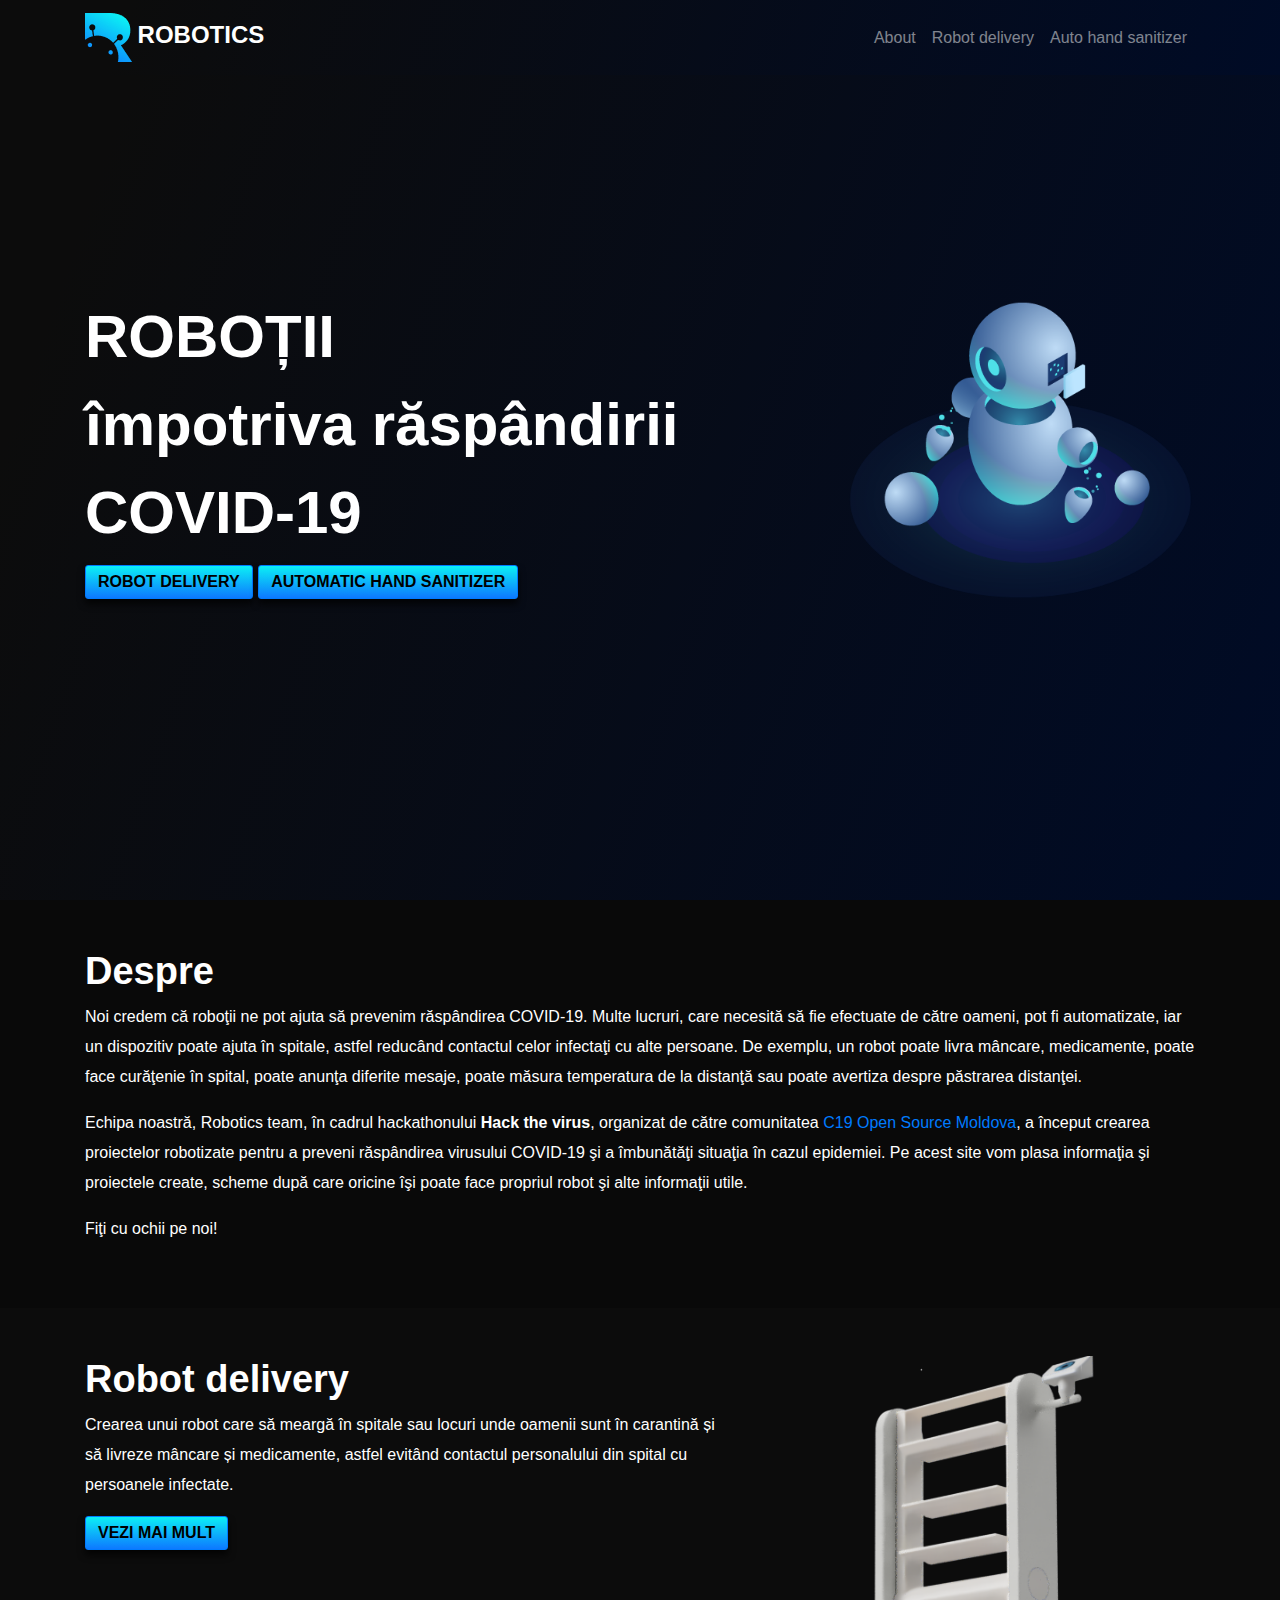
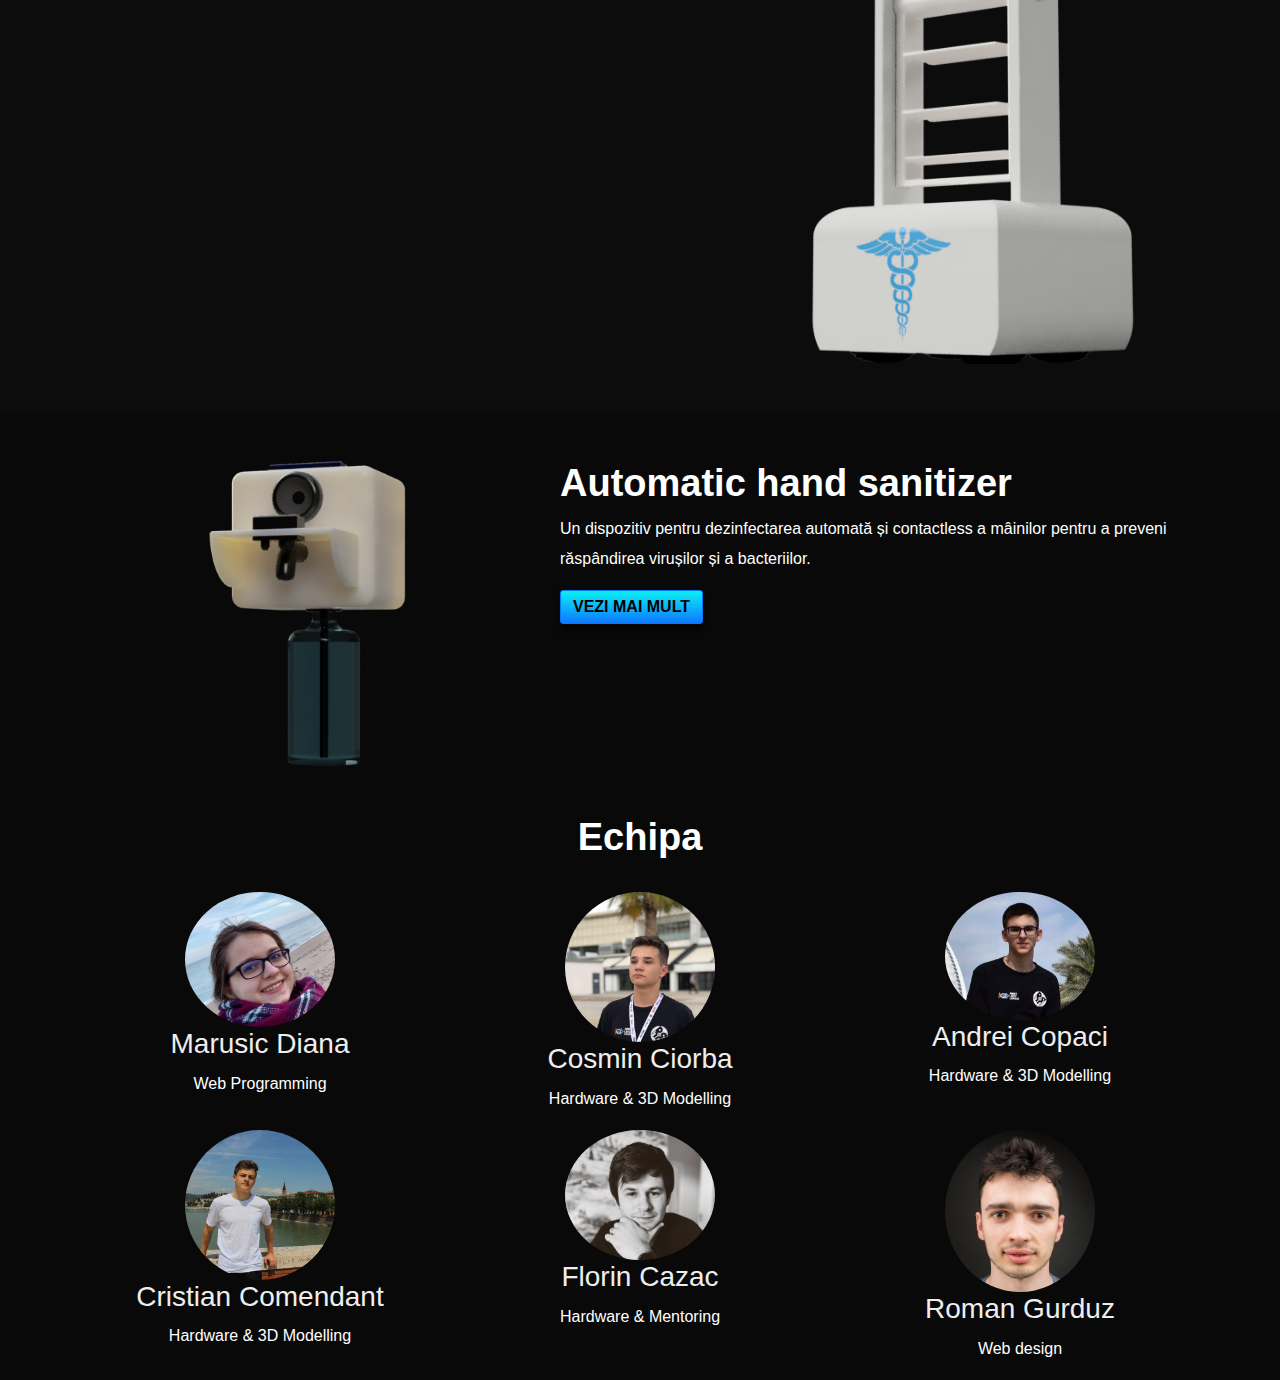
<file: index.html>
<!DOCTYPE html>
<html lang="en">
<head>
  <title>Robotics c19.md</title>
  <meta charset="utf-8">
  <meta name="viewport" content="width=device-width, initial-scale=1">

  <link rel="stylesheet" type="text/css" href="assets/css/bootstrap/bootstrap.min.css">
  <link rel="stylesheet" href="assets/css/index-style.css">

</style>
</head>
<body>
  <!-- Navigation -->
  <nav class="navbar navbar-expand-lg navbar-dark bg-dark fixed-top">
    <div class="container">
      <a class="navbar-brand" href="#"><img src="assets/img/logo.png"> <span class="logo-text">ROBOTICS</span></a>
      <button class="navbar-toggler" type="button" data-toggle="collapse" data-target="#navbarResponsive" aria-controls="navbarResponsive" aria-expanded="false" aria-label="Toggle navigation">
        <span class="navbar-toggler-icon"></span>
      </button>
      <div class="collapse navbar-collapse" id="navbarResponsive">
        <ul class="navbar-nav ml-auto">
          <!-- <li class="nav-item active">
            <a class="nav-link" href="#">Home
              <span class="sr-only">(current)</span>
            </a>
          </li> -->
          <li class="nav-item">
            <a class="nav-link" href="#about">About</a>
          </li>
          <li class="nav-item">
            <a class="nav-link" href="#robot-delivery">Robot delivery</a>
          </li>
          <li class="nav-item">
            <a class="nav-link" href="#hand-sanitizer">Auto hand sanitizer</a>
          </li>
        </ul>
      </div>
    </div>
  </nav>

  <!-- Full Page Image Header with Vertically Centered Content -->
  <header class="masthead">
    <div class="container h-100">
      <div class="row h-100 align-items-center">
        <div class="col-md-8">
          <h1>ROBOȚII
            <br>
            împotriva răspândirii
            <br>
          COVID-19</h1>
          <!-- <p class="lead">A great starter layout for a landing page</p> -->
          <div class="lead my-auto">
            <a href="robot_delivery.html" class="btn btn-primary ml-auto mb-2">Robot delivery</a>
            <a href="auto_hand_sanitizer.html" class="btn btn-primary mb-2">Automatic hand sanitizer</a>
          </div>
        </div>
        <div class="col-md-4">
          <img src="assets/img/robot1.png" alt="Robot image" class="img img-fluid">
        </div>

      </div>
    </div>
  </header>

  <!-- Page Content -->
  <section class="py-5" id="about">
    <div class="container">
      <h2>Despre</h2>
      <p>Noi credem că roboţii ne pot ajuta să prevenim răspândirea COVID-19. Multe lucruri, care necesită să fie efectuate de către oameni, pot fi automatizate, iar un dispozitiv poate ajuta în spitale, astfel reducând contactul celor infectaţi cu alte persoane. De exemplu, un robot poate livra mâncare, medicamente, poate face curăţenie în spital, poate anunţa diferite mesaje, poate măsura temperatura de la distanţă sau poate avertiza despre păstrarea distanţei. 
      </p>
      <p>Echipa noastră, Robotics team, în cadrul hackathonului <b>Hack the virus</b>, organizat de către comunitatea <a href="https://c19.md" target="_blank">C19 Open Source Moldova</a>, a început crearea proiectelor robotizate pentru a preveni răspândirea virusului COVID-19 şi a îmbunătăţi situaţia în cazul epidemiei. Pe acest site vom plasa informaţia şi proiectele create, scheme după care oricine îşi poate face propriul robot şi alte informaţii utile.</p>
      <p>Fiţi cu ochii pe noi!</p>
    </div>
  </section>

  <section class="py-5 section-gray" id="robot-delivery">
    <div class="container">
      <div class="row">
        <div class="col-md-7">
          <h2>Robot delivery</h2>
          <p> Crearea unui robot care să meargă în spitale sau locuri unde oamenii sunt în carantină și să livreze mâncare și medicamente, astfel evitând contactul personalului din spital cu persoanele infectate.</p>    
          <a href="robot_delivery.html" class="btn btn-primary ml-auto">Vezi mai mult</a>
        </div> 
        <div class="col-md-5">
          <img src="assets/img/model1_4.png" alt="Welcome" class="img img-fluid" >
          <!--  -->
          <!-- <img src="assets/img/robot1.png" alt="Robot image" class="img img-fluid"> -->
        </div>  
      </div>
    </div>
  </section>

  <section class="py-5" id="hand-sanitizer">
    <div class="container">
      <div class="row">
        <div class="col-md-5">
          <!-- <img src="assets/img/robot1.png" alt="Robot image" class="img img-fluid"> -->
                <img src="assets/img/hand-sanitizer3.png" alt="Welcome" class="img img-fluid">

        </div>  
        <div class="col-md-7">
          <h2>Automatic hand sanitizer</h2>
          <p>Un dispozitiv pentru dezinfectarea automată și contactless a mâinilor pentru a preveni răspândirea virușilor și a bacteriilor.</p>    
          <a href="auto_hand_sanitizer.html" class="btn btn-primary ml-auto">Vezi mai mult</a>
        </div> 
        
      </div>
    </div>
  </section>

  <section>

   
      <div class="container">
    <h2 class="text-center pb-4">Echipa</h2>
  <div class="row">
  
  <!--team-1-->
  <div class="col-lg-4 text-center">
  <div class="our-team-main">
  
  <div class="team-front">
    <img src="assets/img/team/diana.jpg" alt="Robot image" class="img img-fluid rounded-circle" width="150">
  <h3>Marusic Diana</h3>
  <p>Web Programming</p>
  </div>
  </div>
  </div>
  <!--team-1-->
  
  <!--team-2-->
  <div class="col-lg-4 text-center">
  <div class="our-team-main">
  
  <div class="team-front">
    <img src="assets/img/team/cosmin.png" alt="Robot image" class="img img-fluid rounded-circle" width="150">
  <h3>Cosmin Ciorba</h3>
  <p>Hardware & 3D Modelling</p>
  </div>
  </div>
  </div>
  <!--team-2-->
  
  <!--team-3-->
  <div class="col-lg-4 text-center">
  <div class="our-team-main">
  
  <div class="team-front">
    <img src="assets/img/team/anrei.jpg" alt="Robot image" class="img img-fluid rounded-circle" width="150">
  <h3>Andrei Copaci</h3>
  <p>Hardware & 3D Modelling</p>
  </div>
  </div>
  </div><!--team-3-->
  
  <!--team-4-->
  <div class="col-lg-4 text-center">
  <div class="our-team-main">
  
  <div class="team-front">
    <img src="assets/img/team/cristian.jpg" alt="Robot image" class="img img-fluid rounded-circle" width="150">
  <h3>Cristian Comendant</h3>
  <p>Hardware & 3D Modelling</p>
  </div>
  </div>
  </div><!--team-4-->
  
  <!--team-5-->
  <div class="col-lg-4 text-center">
  <div class="our-team-main">
  
  <div class="team-front">
    <img src="assets/img/team/florin.jpg" alt="Robot image" class="img img-fluid rounded-circle" width="150">
  <h3>Florin Cazac</h3>
  <p>Hardware & Mentoring</p>
  </div>
  </div>
  </div>
  <!--team-5-->
  
  <!--team-6-->
  <div class="col-lg-4 text-center">
  <div class="our-team-main">
  
  <div class="team-front">
    <img src="assets/img/team/roman.jpg" alt="Robot image" class="img img-fluid rounded-circle" width="150">
  <h3>Roman Gurduz</h3>
  <p>Web design</p>
  </div>
  </div>
  </div>
  <!--team-6-->
  
  </section>

<script src="https://ajax.googleapis.com/ajax/libs/jquery/2.2.4/jquery.min.js"></script>
<script type="text/javascript" src="https://stackpath.bootstrapcdn.com/bootstrap/4.4.1/js/bootstrap.min.js"></script>
</body>
</html>
</file>
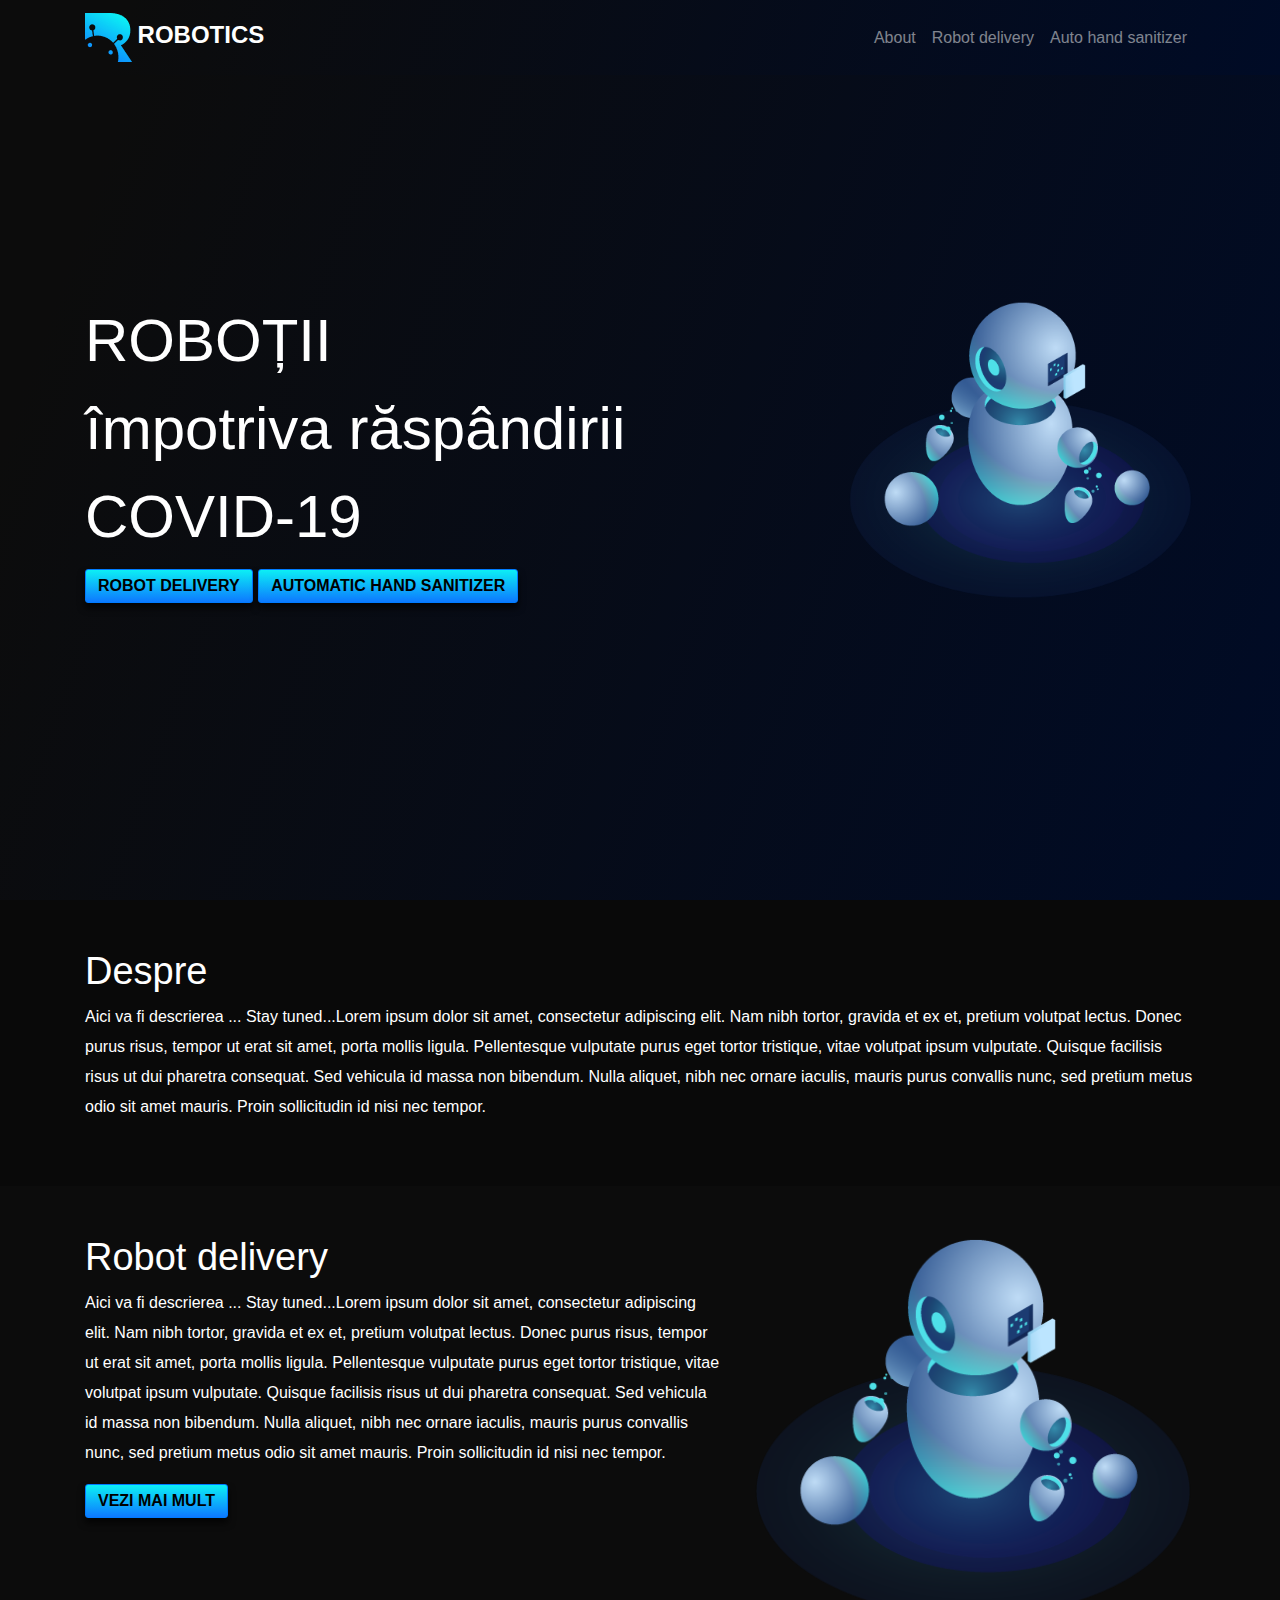
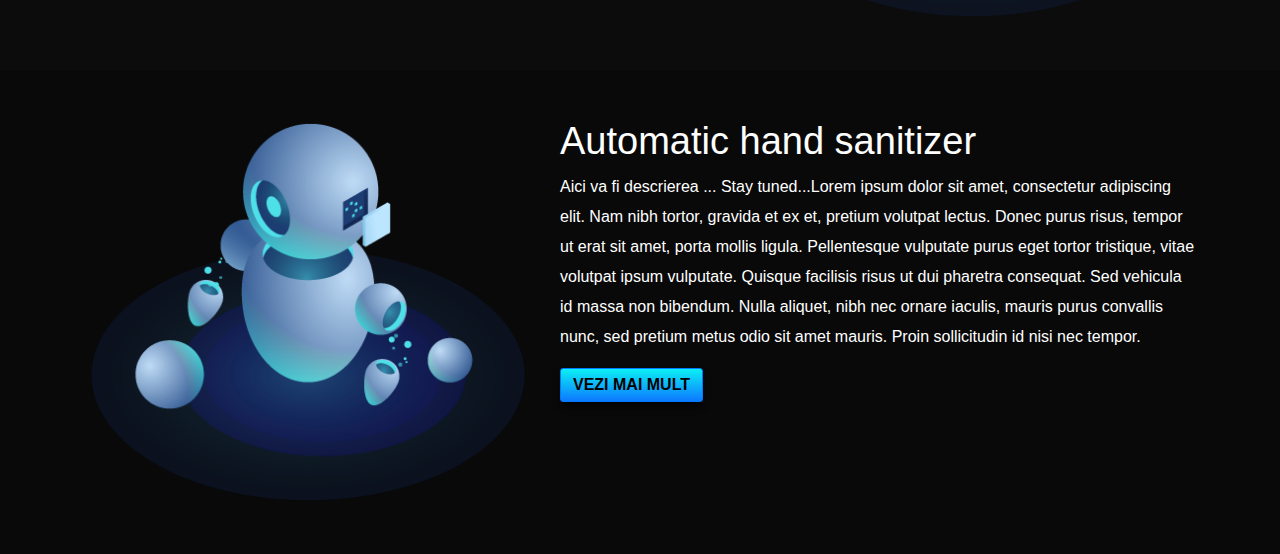
<file: website/index.html>
<!DOCTYPE html>
<html lang="en">
<head>
  <title>Global</title>
  <meta charset="utf-8">
  <meta name="viewport" content="width=device-width, initial-scale=1">

  <link rel="stylesheet" type="text/css" href="assets/css/bootstrap/bootstrap.min.css">
  <link rel="stylesheet" href="assets/css/index-style.css">

</style>
</head>
<body>
  <!-- Navigation -->
  <nav class="navbar navbar-expand-lg navbar-dark bg-dark fixed-top">
    <div class="container">
      <a class="navbar-brand" href="#"><img src="assets/img/logo.png"> <span class="logo-text">ROBOTICS</span></a>
      <button class="navbar-toggler" type="button" data-toggle="collapse" data-target="#navbarResponsive" aria-controls="navbarResponsive" aria-expanded="false" aria-label="Toggle navigation">
        <span class="navbar-toggler-icon"></span>
      </button>
      <div class="collapse navbar-collapse" id="navbarResponsive">
        <ul class="navbar-nav ml-auto">
          <!-- <li class="nav-item active">
            <a class="nav-link" href="#">Home
              <span class="sr-only">(current)</span>
            </a>
          </li> -->
          <li class="nav-item">
            <a class="nav-link" href="#about">About</a>
          </li>
          <li class="nav-item">
            <a class="nav-link" href="#robot-delivery">Robot delivery</a>
          </li>
          <li class="nav-item">
            <a class="nav-link" href="#hand-sanitizer">Auto hand sanitizer</a>
          </li>
        </ul>
      </div>
    </div>
  </nav>

  <!-- Full Page Image Header with Vertically Centered Content -->
  <header class="masthead">
    <div class="container h-100">
      <div class="row h-100 align-items-center">
        <div class="col-md-8">
          <h1 class="font-weight-light">ROBOȚII
            <br>
            împotriva răspândirii
            <br>

          COVID-19</h1>
          <!-- <p class="lead">A great starter layout for a landing page</p> -->
          <div class="lead my-auto">
            <a href="robot_delivery.html" class="btn btn-primary ml-auto">Robot delivery</a>
            <a href="auto_hand_sanitizer.html" class="btn btn-primary">Automatic hand sanitizer</a>
          </div>
        </div>
        <div class="col-md-4">
          <img src="assets/img/robot1.png" alt="Robot image" class="img img-fluid">
        </div>

      </div>
    </div>
  </header>

  <!-- Page Content -->
  <section class="py-5" id="about">
    <div class="container">
      <h2 class="font-weight-light">Despre</h2>
      <p>Aici va fi descrierea ... Stay tuned...Lorem ipsum dolor sit amet, consectetur adipiscing elit. Nam nibh tortor, gravida et ex et, pretium volutpat lectus. Donec purus risus, tempor ut erat sit amet, porta mollis ligula. Pellentesque vulputate purus eget tortor tristique, vitae volutpat ipsum vulputate. Quisque facilisis risus ut dui pharetra consequat. Sed vehicula id massa non bibendum. Nulla aliquet, nibh nec ornare iaculis, mauris purus convallis nunc, sed pretium metus odio sit amet mauris. Proin sollicitudin id nisi nec tempor.</p>
    </div>
  </section>

  <section class="py-5 section-gray" id="robot-delivery">
    <div class="container">
      <div class="row">
        <div class="col-md-7">
          <h2 class="font-weight-light">Robot delivery</h2>
          <p>Aici va fi descrierea ... Stay tuned...Lorem ipsum dolor sit amet, consectetur adipiscing elit. Nam nibh tortor, gravida et ex et, pretium volutpat lectus. Donec purus risus, tempor ut erat sit amet, porta mollis ligula. Pellentesque vulputate purus eget tortor tristique, vitae volutpat ipsum vulputate. Quisque facilisis risus ut dui pharetra consequat. Sed vehicula id massa non bibendum. Nulla aliquet, nibh nec ornare iaculis, mauris purus convallis nunc, sed pretium metus odio sit amet mauris. Proin sollicitudin id nisi nec tempor.</p>    
          <a href="robot_delivery.html" class="btn btn-primary ml-auto">Vezi mai mult</a>
        </div> 
        <div class="col-md-5">
          <img src="assets/img/robot1.png" alt="Robot image" class="img img-fluid">
        </div>  
      </div>
    </div>
  </section>

  <section class="py-5" id="hand-sanitizer">
    <div class="container">
      <div class="row">
        <div class="col-md-5">
          <img src="assets/img/robot1.png" alt="Robot image" class="img img-fluid">
        </div>  
        <div class="col-md-7">
          <h2 class="font-weight-light">Automatic hand sanitizer</h2>
          <p>Aici va fi descrierea ... Stay tuned...Lorem ipsum dolor sit amet, consectetur adipiscing elit. Nam nibh tortor, gravida et ex et, pretium volutpat lectus. Donec purus risus, tempor ut erat sit amet, porta mollis ligula. Pellentesque vulputate purus eget tortor tristique, vitae volutpat ipsum vulputate. Quisque facilisis risus ut dui pharetra consequat. Sed vehicula id massa non bibendum. Nulla aliquet, nibh nec ornare iaculis, mauris purus convallis nunc, sed pretium metus odio sit amet mauris. Proin sollicitudin id nisi nec tempor.</p>    
          <a href="auto_hand_sanitizer.html" class="btn btn-primary ml-auto">Vezi mai mult</a>
        </div> 
        
      </div>
    </div>
  </section>

<script src="https://ajax.googleapis.com/ajax/libs/jquery/2.2.4/jquery.min.js"></script>
<script>window.jQuery || document.write('<script src="assets/js/vendor/jquery-2.2.4.min.js"><\/script>')
<script type="text/javascript" src="https://stackpath.bootstrapcdn.com/bootstrap/4.4.1/js/bootstrap.min.js"></script>
</body>
</html>
</file>
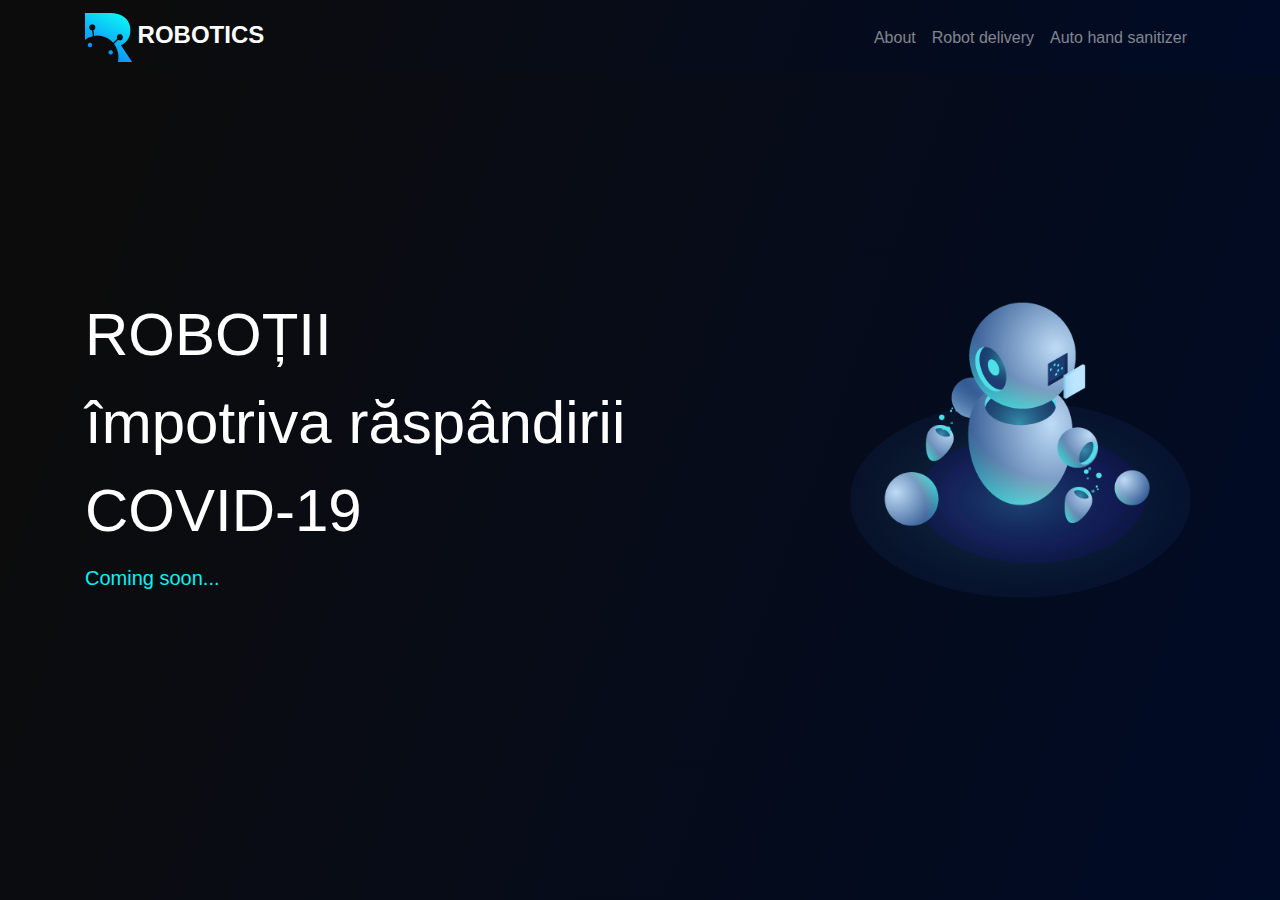
<file: index_coming_soon.html>
<!DOCTYPE html>
<html lang="en">
<head>
  <title>Robotics c19.md</title>
  <meta charset="utf-8">
  <meta name="viewport" content="width=device-width, initial-scale=1">

  <link rel="stylesheet" type="text/css" href="assets/css/bootstrap/bootstrap.min.css">
  <link rel="stylesheet" href="assets/css/index-style.css">

</style>
</head>
<body>
  <!-- Navigation -->
  <nav class="navbar navbar-expand-lg navbar-dark bg-dark fixed-top">
    <div class="container">
      <a class="navbar-brand" href="#"><img src="assets/img/logo.png"> <span class="logo-text">ROBOTICS</span></a>
      <button class="navbar-toggler" type="button" data-toggle="collapse" data-target="#navbarResponsive" aria-controls="navbarResponsive" aria-expanded="false" aria-label="Toggle navigation">
        <span class="navbar-toggler-icon"></span>
      </button>
      <div class="collapse navbar-collapse" id="navbarResponsive">
        <ul class="navbar-nav ml-auto">
          <!-- <li class="nav-item active">
            <a class="nav-link" href="#">Home
              <span class="sr-only">(current)</span>
            </a>
          </li> -->
          <li class="nav-item">
            <a class="nav-link" href="#about">About</a>
          </li>
          <li class="nav-item">
            <a class="nav-link" href="#robot-delivery">Robot delivery</a>
          </li>
          <li class="nav-item">
            <a class="nav-link" href="#hand-sanitizer">Auto hand sanitizer</a>
          </li>
        </ul>
      </div>
    </div>
  </nav>

  <!-- Full Page Image Header with Vertically Centered Content -->
  <header class="masthead">
    <div class="container h-100">
      <div class="row h-100 align-items-center">
        <div class="col-md-8">
          <h1 class="font-weight-light">ROBOȚII
            <br>
            împotriva răspândirii
            <br>

          COVID-19</h1>
          <!-- <p class="lead">A great starter layout for a landing page</p> -->
          <div class="lead my-auto">
            <p class="coming-soon">Coming soon...</p>

            <!-- <a href="robot_delivery.html" class="btn btn-primary ml-auto">Robot delivery</a> -->
            <!-- <a href="auto_hand_sanitizer.html" class="btn btn-primary">Automatic hand sanitizer</a> -->
          </div>
        </div>
        <div class="col-md-4">
          <img src="assets/img/robot1.png" alt="Robot image" class="img img-fluid">
        </div>

      </div>
    </div>
  </header>

  


<script src="https://ajax.googleapis.com/ajax/libs/jquery/2.2.4/jquery.min.js"></script>

<script src="https://stackpath.bootstrapcdn.com/bootstrap/4.4.1/js/bootstrap.min.js"></script>
</body>
</html>
</file>
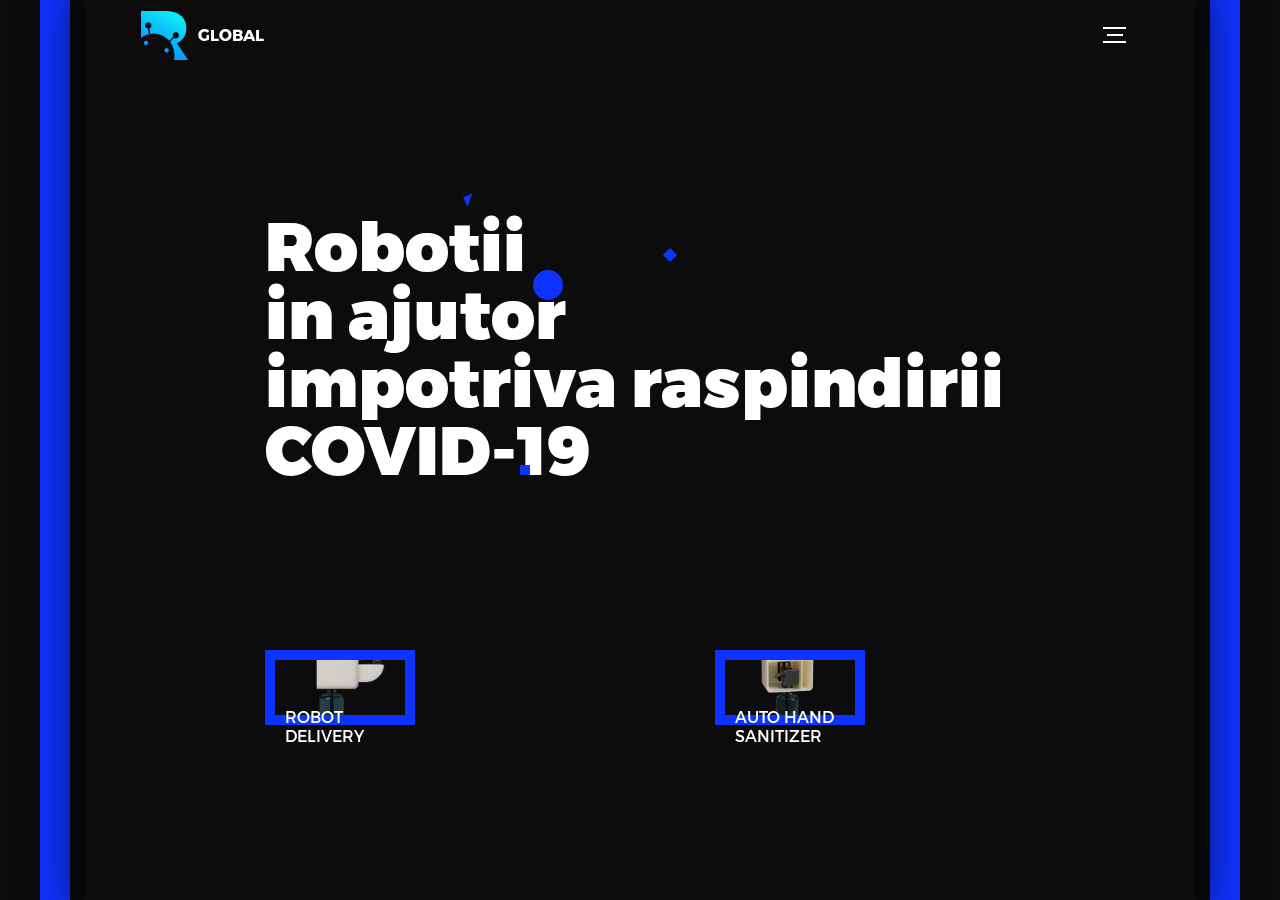
<file: index_old.html>
<!DOCTYPE html>
<html lang="en">
<head>
  <title>Global</title>
  <meta charset="utf-8">
  <meta name="viewport" content="width=device-width, initial-scale=1">
  <meta http-equiv="X-UA-Compatible" content="IE=edge">
  <meta name="description" content="HTML5 website template">
  <meta name="keywords" content="global, template, html, sass, jquery">
  <link rel="stylesheet" type="text/css" href="https://stackpath.bootstrapcdn.com/bootstrap/4.4.1/css/bootstrap.min.css">
  <link rel="stylesheet" href="assets/css/main.css">

  <style type="text/css">
    /*.about--options {
      height: 200px;
    }

    .about--options>a {
    position: relative;
    height: 90%;
    width: 200px;
    
  }
    .about--banner {
    position: relative;
    height: 380px;
}*/
  </style>
</head>
<body>

<!-- notification for small viewports and landscape oriented smartphones -->
<div class="device-notification">
  <a class="device-notification--logo" href="#0">
    <img src="assets/img/logo.png" alt="Global">
    <p>Global</p>
  </a>
  <!-- <p class="device-notification--message">Global has so much to offer that we must request you orient your device to portrait or find a larger screen. You won't be disappointed.</p> -->
</div>

<div class="perspective effect-rotate-left">
  <div class="container"><div class="outer-nav--return"></div>
    <div id="viewport" class="l-viewport">
      <div class="l-wrapper">
        <header class="header">
          <a class="header--logo" href="#0">
            <img src="assets/img/logo.png" alt="Global">
            <p>Global</p>
          </a>
          <!-- <button class="header--cta cta">Hire Us</button> -->
          <div class="header--nav-toggle">
            <span></span>
          </div>
        </header>
      <!--   <nav class="l-side-nav">
          <ul class="side-nav">
            <li class="is-active"><span>Home</span></li>
            <li><span>Works</span></li>
            <li><span>About</span></li>
            <li><span>Contact</span></li>
            <li><span>Hire us</span></li>
          </ul>
        </nav> -->
        <!-- <ul class="l-main-content main-content"> -->
        <ul class="l-main-content main-content">
        
          <li class="l-section section section--is-active">
            <div class="about">
              <div class="about--banner">
                <h2>Robotii <br>in ajutor<br> impotriva raspindirii<br> COVID-19</h2>
                <!-- <a href="#0">Career
                  <span>
                    <svg version="1.1" id="Layer_1" xmlns="http://www.w3.org/2000/svg" xmlns:xlink="http://www.w3.org/1999/xlink" x="0px" y="0px" viewBox="0 0 150 118" style="enable-background:new 0 0 150 118;" xml:space="preserve">
                    <g transform="translate(0.000000,118.000000) scale(0.100000,-0.100000)">
                      <path d="M870,1167c-34-17-55-57-46-90c3-15,81-100,194-211l187-185l-565-1c-431,0-571-3-590-13c-55-28-64-94-18-137c21-20,33-20,597-20h575l-192-193C800,103,794,94,849,39c20-20,39-29,61-29c28,0,63,30,298,262c147,144,272,271,279,282c30,51,23,60-219,304C947,1180,926,1196,870,1167z"/>
                    </g>
                    </svg>
                  </span>
                </a> -->
                <!-- <img src="assets/img/about-visual.png" alt="About Us"> -->
              </div>
              <div class="about--options">
                <a href="#0">
                  <h3>Robot delivery</h3>
                </a>
                <a href="#0">
                  <h3>Auto hand sanitizer</h3>
                </a>
                <!-- <a href="#0"> -->
                  <!-- <h3>History</h3> -->
                <!-- </a> -->
              </div>
            </div>
          </li>
        
        </ul>
      </div>
    </div>
  </div>
  <ul class="outer-nav">
    <li class="is-active">Home</li>
    <li>Works</li>
    <li>About</li>
    <li>Contact</li>
    <li>Hire us</li>
  </ul>
</div>

<script src="https://ajax.googleapis.com/ajax/libs/jquery/2.2.4/jquery.min.js"></script>
<script>window.jQuery || document.write('<script src="assets/js/vendor/jquery-2.2.4.min.js"><\/script>')</script>
<!-- <script src="assets/js/functions-min.js"></script> -->
<script src="assets/js/functions-index.js"></script>
</body>
</html>
</file>
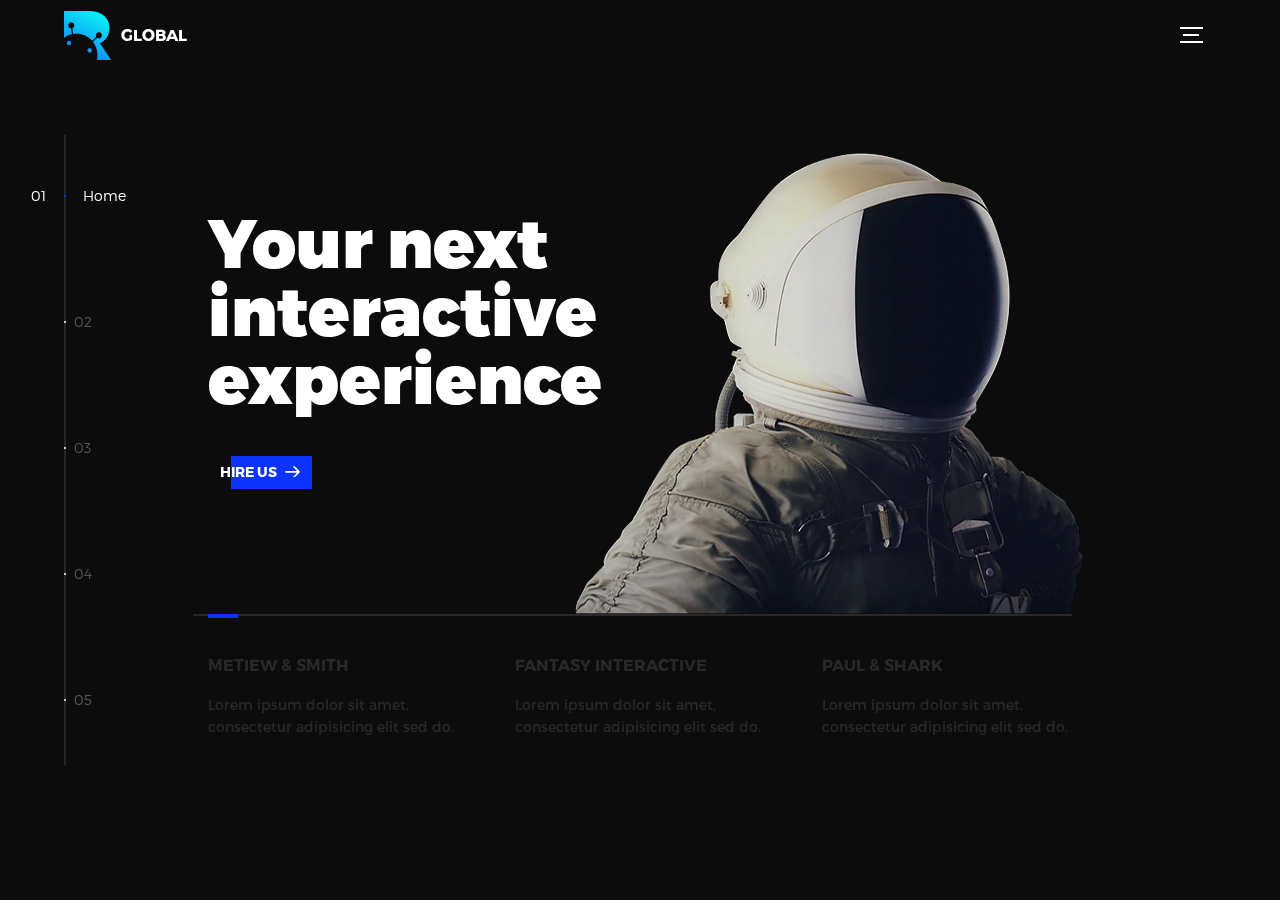
<file: template.html>
<!DOCTYPE html>
<html lang="en">
<head>
  <title>Global</title>
  <meta charset="utf-8">
  <meta name="viewport" content="width=device-width, initial-scale=1">
  <meta http-equiv="X-UA-Compatible" content="IE=edge">
  <meta name="description" content="HTML5 website template">
  <meta name="keywords" content="global, template, html, sass, jquery">
  <link rel="stylesheet" href="assets/css/main.css">
</head>
<body>

<!-- notification for small viewports and landscape oriented smartphones -->
<div class="device-notification">
  <a class="device-notification--logo" href="#0">
    <img src="assets/img/logo.png" alt="Global">
    <p>Global</p>
  </a>
  <p class="device-notification--message">Global has so much to offer that we must request you orient your device to portrait or find a larger screen. You won't be disappointed.</p>
</div>

<div class="perspective effect-rotate-left">
  <div class="container"><div class="outer-nav--return"></div>
    <div id="viewport" class="l-viewport">
      <div class="l-wrapper">
        <header class="header">
          <a class="header--logo" href="#0">
            <img src="assets/img/logo.png" alt="Global">
            <p>Global</p>
          </a>
          <button class="header--cta cta">Hire Us</button>
          <div class="header--nav-toggle">
            <span></span>
          </div>
        </header>
        <nav class="l-side-nav">
          <ul class="side-nav">
            <li class="is-active"><span>Home</span></li>
            <li><span>Works</span></li>
            <li><span>About</span></li>
            <li><span>Contact</span></li>
            <li><span>Hire us</span></li>
          </ul>
        </nav>
        <ul class="l-main-content main-content">
          <li class="l-section section section--is-active">
            <div class="intro">
              <div class="intro--banner">
                <h1>Your next<br>interactive<br>experience</h1>
                <button class="cta">Hire Us
                  <svg version="1.1" id="Layer_1" xmlns="http://www.w3.org/2000/svg" xmlns:xlink="http://www.w3.org/1999/xlink" x="0px" y="0px" viewBox="0 0 150 118" style="enable-background:new 0 0 150 118;" xml:space="preserve">
                  <g transform="translate(0.000000,118.000000) scale(0.100000,-0.100000)">
                    <path d="M870,1167c-34-17-55-57-46-90c3-15,81-100,194-211l187-185l-565-1c-431,0-571-3-590-13c-55-28-64-94-18-137c21-20,33-20,597-20h575l-192-193C800,103,794,94,849,39c20-20,39-29,61-29c28,0,63,30,298,262c147,144,272,271,279,282c30,51,23,60-219,304C947,1180,926,1196,870,1167z"/>
                  </g>
                  </svg>
                  <span class="btn-background"></span>
                </button>
                <img src="assets/img/introduction-visual.png" alt="Welcome">
              </div>
              <div class="intro--options">
                <a href="#0">
                  <h3>Metiew &amp; Smith</h3>
                  <p>Lorem ipsum dolor sit amet, consectetur adipisicing elit sed do.</p>
                </a>
                <a href="#0">
                  <h3>Fantasy interactive</h3>
                  <p>Lorem ipsum dolor sit amet, consectetur adipisicing elit sed do.</p>
                </a>
                <a href="#0">
                  <h3>Paul &amp; shark</h3>
                  <p>Lorem ipsum dolor sit amet, consectetur adipisicing elit sed do.</p>
                </a>
              </div>
            </div>
          </li>
          <li class="l-section section">
            <div class="work">
              <h2>Selected work</h2>
              <div class="work--lockup">
                <ul class="slider">
                  <li class="slider--item slider--item-left">
                    <a href="#0">
                      <div class="slider--item-image">
                        <img src="assets/img/work-victory.jpg" alt="Victory">
                      </div>
                      <p class="slider--item-title">Victory</p>
                      <p class="slider--item-description">Lorem ipsum dolor sit amet, consectetur adipisicing elit sed do.</p>
                    </a>
                  </li>
                  <li class="slider--item slider--item-center">
                    <a href="#0">
                      <div class="slider--item-image">
                        <img src="assets/img/work-metiew-smith.jpg" alt="Metiew and Smith">
                      </div>
                      <p class="slider--item-title">Metiew &amp; Smith</p>
                      <p class="slider--item-description">Lorem ipsum dolor sit amet, consectetur adipisicing elit sed do.</p>
                    </a>
                  </li>
                  <li class="slider--item slider--item-right">
                    <a href="#0">
                      <div class="slider--item-image">
                        <img src="assets/img/work-alex-nowak.jpg" alt="Alex Nowak">
                      </div>
                      <p class="slider--item-title">Alex Nowak</p>
                      <p class="slider--item-description">Lorem ipsum dolor sit amet, consectetur adipisicing elit sed do.</p>
                    </a>
                  </li>
                </ul>
                <div class="slider--prev">
                  <svg version="1.1" id="Layer_1" xmlns="http://www.w3.org/2000/svg" xmlns:xlink="http://www.w3.org/1999/xlink" x="0px" y="0px"
                  viewBox="0 0 150 118" style="enable-background:new 0 0 150 118;" xml:space="preserve">
                  <g transform="translate(0.000000,118.000000) scale(0.100000,-0.100000)">
                    <path d="M561,1169C525,1155,10,640,3,612c-3-13,1-36,8-52c8-15,134-145,281-289C527,41,562,10,590,10c22,0,41,9,61,29
                    c55,55,49,64-163,278L296,510h575c564,0,576,0,597,20c46,43,37,109-18,137c-19,10-159,13-590,13l-565,1l182,180
                    c101,99,187,188,193,199c16,30,12,57-12,84C631,1174,595,1183,561,1169z"/>
                  </g>
                  </svg>
                </div>
                <div class="slider--next">
                  <svg version="1.1" id="Layer_1" xmlns="http://www.w3.org/2000/svg" xmlns:xlink="http://www.w3.org/1999/xlink" x="0px" y="0px" viewBox="0 0 150 118" style="enable-background:new 0 0 150 118;" xml:space="preserve">
                  <g transform="translate(0.000000,118.000000) scale(0.100000,-0.100000)">
                    <path d="M870,1167c-34-17-55-57-46-90c3-15,81-100,194-211l187-185l-565-1c-431,0-571-3-590-13c-55-28-64-94-18-137c21-20,33-20,597-20h575l-192-193C800,103,794,94,849,39c20-20,39-29,61-29c28,0,63,30,298,262c147,144,272,271,279,282c30,51,23,60-219,304C947,1180,926,1196,870,1167z"/>
                  </g>
                  </svg>
                </div>
              </div>
            </div>
          </li>
          <li class="l-section section">
            <div class="about">
              <div class="about--banner">
                <h2>We<br>believe in<br>passionate<br>people</h2>
                <a href="#0">Career
                  <span>
                    <svg version="1.1" id="Layer_1" xmlns="http://www.w3.org/2000/svg" xmlns:xlink="http://www.w3.org/1999/xlink" x="0px" y="0px" viewBox="0 0 150 118" style="enable-background:new 0 0 150 118;" xml:space="preserve">
                    <g transform="translate(0.000000,118.000000) scale(0.100000,-0.100000)">
                      <path d="M870,1167c-34-17-55-57-46-90c3-15,81-100,194-211l187-185l-565-1c-431,0-571-3-590-13c-55-28-64-94-18-137c21-20,33-20,597-20h575l-192-193C800,103,794,94,849,39c20-20,39-29,61-29c28,0,63,30,298,262c147,144,272,271,279,282c30,51,23,60-219,304C947,1180,926,1196,870,1167z"/>
                    </g>
                    </svg>
                  </span>
                </a>
                <img src="assets/img/about-visual.png" alt="About Us">
              </div>
              <div class="about--options">
                <a href="#0">
                  <h3>Winners</h3>
                </a>
                <a href="#0">
                  <h3>Philosophy</h3>
                </a>
                <a href="#0">
                  <h3>History</h3>
                </a>
              </div>
            </div>
          </li>
          <li class="l-section section">
            <div class="contact">
              <div class="contact--lockup">
                <div class="modal">
                  <div class="modal--information">
                    <p>Pawia 5, 31-154 Kraków, Poland</p>
                    <a href="mailto:ouremail@gmail.com">ouremail@gmail.com</a>
                    <a href="tel:+148126287560">+48 12 628 75 60</a>
                  </div>
                  <ul class="modal--options">
                    <li><a href="#0">Bēhance</a></li>
                    <li><a href="#0">dribbble</a></li>
                    <li><a href="mailto:ouremail@gmail.com">Contact Us</a></li>
                  </ul>
                </div>
              </div>
            </div>
          </li>
          <li class="l-section section">
            <div class="hire">
              <h2>You want us to do</h2>
              <!-- checkout formspree.io for easy form setup -->
              <form class="work-request">
                <div class="work-request--options">
                  <span class="options-a">
                    <input id="opt-1" type="checkbox" value="app design">
                    <label for="opt-1">
                      <svg version="1.1" id="Layer_1" xmlns="http://www.w3.org/2000/svg" xmlns:xlink="http://www.w3.org/1999/xlink" x="0px" y="0px"
                      viewBox="0 0 150 111" style="enable-background:new 0 0 150 111;" xml:space="preserve">
                      <g transform="translate(0.000000,111.000000) scale(0.100000,-0.100000)">
                        <path d="M950,705L555,310L360,505C253,612,160,700,155,700c-6,0-44-34-85-75l-75-75l278-278L550-5l475,475c261,261,475,480,475,485c0,13-132,145-145,145C1349,1100,1167,922,950,705z"/>
                      </g>
                      </svg>
                      App Design
                    </label>
                    <input id="opt-2" type="checkbox" value="graphic design">
                    <label for="opt-2">
                      <svg version="1.1" id="Layer_1" xmlns="http://www.w3.org/2000/svg" xmlns:xlink="http://www.w3.org/1999/xlink" x="0px" y="0px"
                      viewBox="0 0 150 111" style="enable-background:new 0 0 150 111;" xml:space="preserve">
                      <g transform="translate(0.000000,111.000000) scale(0.100000,-0.100000)">
                        <path d="M950,705L555,310L360,505C253,612,160,700,155,700c-6,0-44-34-85-75l-75-75l278-278L550-5l475,475c261,261,475,480,475,485c0,13-132,145-145,145C1349,1100,1167,922,950,705z"/>
                      </g>
                      </svg>
                      Graphic Design
                    </label>
                    <input id="opt-3" type="checkbox" value="motion design">
                    <label for="opt-3">
                      <svg version="1.1" id="Layer_1" xmlns="http://www.w3.org/2000/svg" xmlns:xlink="http://www.w3.org/1999/xlink" x="0px" y="0px"
                      viewBox="0 0 150 111" style="enable-background:new 0 0 150 111;" xml:space="preserve">
                      <g transform="translate(0.000000,111.000000) scale(0.100000,-0.100000)">
                        <path d="M950,705L555,310L360,505C253,612,160,700,155,700c-6,0-44-34-85-75l-75-75l278-278L550-5l475,475c261,261,475,480,475,485c0,13-132,145-145,145C1349,1100,1167,922,950,705z"/>
                      </g>
                      </svg>
                      Motion Design
                    </label>
                  </span>
                  <span class="options-b">
                    <input id="opt-4" type="checkbox" value="ux design">
                    <label for="opt-4">
                      <svg version="1.1" id="Layer_1" xmlns="http://www.w3.org/2000/svg" xmlns:xlink="http://www.w3.org/1999/xlink" x="0px" y="0px"
                      viewBox="0 0 150 111" style="enable-background:new 0 0 150 111;" xml:space="preserve">
                      <g transform="translate(0.000000,111.000000) scale(0.100000,-0.100000)">
                        <path d="M950,705L555,310L360,505C253,612,160,700,155,700c-6,0-44-34-85-75l-75-75l278-278L550-5l475,475c261,261,475,480,475,485c0,13-132,145-145,145C1349,1100,1167,922,950,705z"/>
                      </g>
                      </svg>
                      UX Design
                    </label>
                    <input id="opt-5" type="checkbox" value="webdesign">
                    <label for="opt-5">
                      <svg version="1.1" id="Layer_1" xmlns="http://www.w3.org/2000/svg" xmlns:xlink="http://www.w3.org/1999/xlink" x="0px" y="0px"
                      viewBox="0 0 150 111" style="enable-background:new 0 0 150 111;" xml:space="preserve">
                      <g transform="translate(0.000000,111.000000) scale(0.100000,-0.100000)">
                        <path d="M950,705L555,310L360,505C253,612,160,700,155,700c-6,0-44-34-85-75l-75-75l278-278L550-5l475,475c261,261,475,480,475,485c0,13-132,145-145,145C1349,1100,1167,922,950,705z"/>
                      </g>
                      </svg>
                      Webdesign
                    </label>
                    <input id="opt-6" type="checkbox" value="marketing">
                    <label for="opt-6">
                      <svg version="1.1" id="Layer_1" xmlns="http://www.w3.org/2000/svg" xmlns:xlink="http://www.w3.org/1999/xlink" x="0px" y="0px"
                      viewBox="0 0 150 111" style="enable-background:new 0 0 150 111;" xml:space="preserve">
                      <g transform="translate(0.000000,111.000000) scale(0.100000,-0.100000)">
                        <path d="M950,705L555,310L360,505C253,612,160,700,155,700c-6,0-44-34-85-75l-75-75l278-278L550-5l475,475c261,261,475,480,475,485c0,13-132,145-145,145C1349,1100,1167,922,950,705z"/>
                      </g>
                      </svg>
                      Marketing
                    </label>
                  </span>
                </div>
                <div class="work-request--information">
                  <div class="information-name">
                    <input id="name" type="text" spellcheck="false">
                    <label for="name">Name</label>
                  </div>
                  <div class="information-email">
                    <input id="email" type="email" spellcheck="false">
                    <label for="email">Email</label>
                  </div>
                </div>
                <input type="submit" value="Send Request">
              </form>
            </div>
          </li>
        </ul>
      </div>
    </div>
  </div>
  <ul class="outer-nav">
    <li class="is-active">Home</li>
    <li>Works</li>
    <li>About</li>
    <li>Contact</li>
    <li>Hire us</li>
  </ul>
</div>

<script src="https://ajax.googleapis.com/ajax/libs/jquery/2.2.4/jquery.min.js"></script>
<script>window.jQuery || document.write('<script src="assets/js/vendor/jquery-2.2.4.min.js"><\/script>')</script>
<script src="assets/js/functions-min.js"></script>
</body>
</html>
</file>
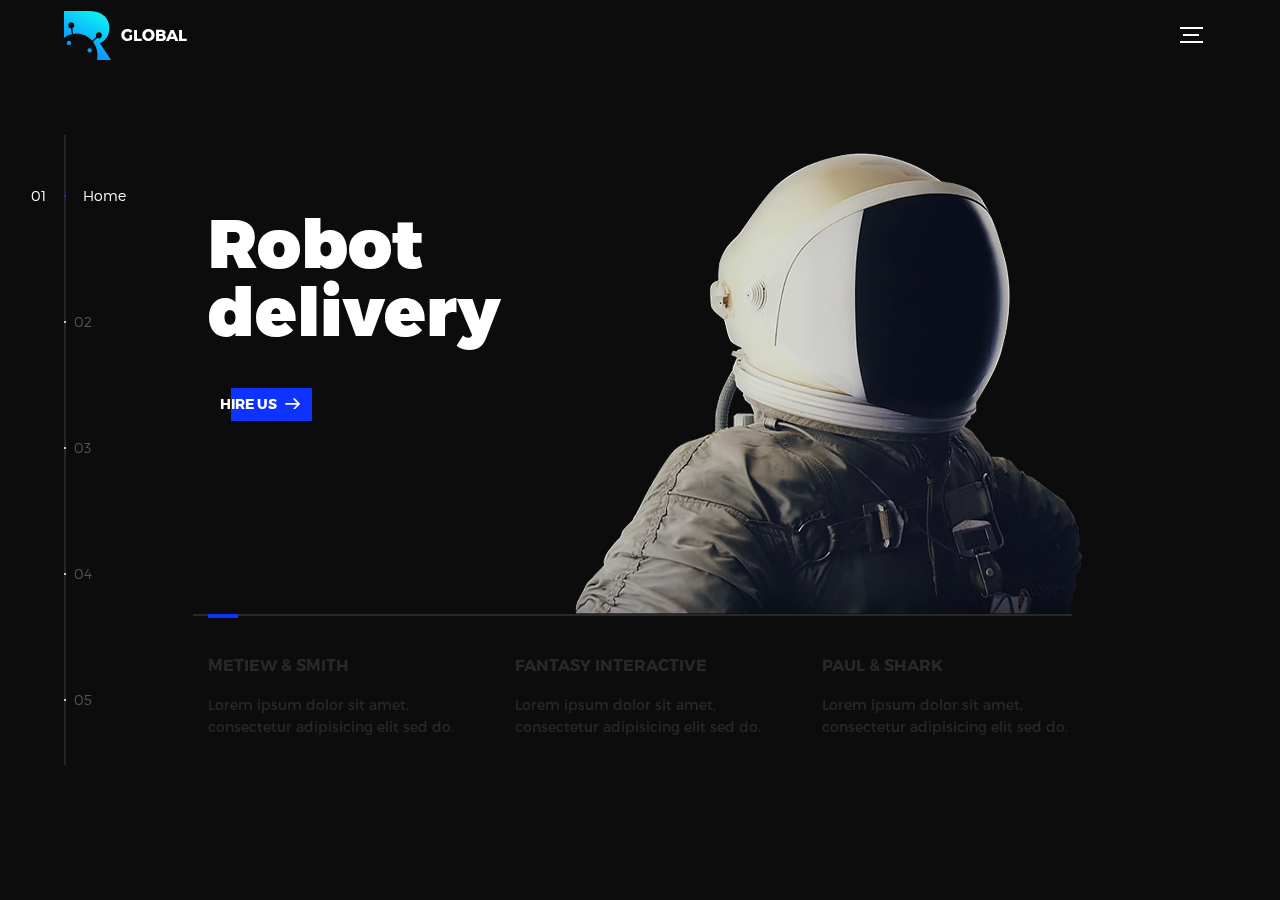
<file: website/auto_hand_sanitizer.html>
<!DOCTYPE html>
<html lang="en">
<head>
  <title>Global</title>
  <meta charset="utf-8">
  <meta name="viewport" content="width=device-width, initial-scale=1">
  <meta http-equiv="X-UA-Compatible" content="IE=edge">
  <meta name="description" content="HTML5 website template">
  <meta name="keywords" content="global, template, html, sass, jquery">
  <link rel="stylesheet" href="assets/css/main.css">
</head>
<body>

<!-- notification for small viewports and landscape oriented smartphones -->
<div class="device-notification">
  <a class="device-notification--logo" href="#0">
    <img src="assets/img/logo.png" alt="Global">
    <p>Global</p>
  </a>
  <p class="device-notification--message">Global has so much to offer that we must request you orient your device to portrait or find a larger screen. You won't be disappointed.</p>
</div>

<div class="perspective effect-rotate-left">
  <div class="container"><div class="outer-nav--return"></div>
    <div id="viewport" class="l-viewport">
      <div class="l-wrapper">
        <header class="header">
          <a class="header--logo" href="#0">
            <img src="assets/img/logo.png" alt="Global">
            <p>Global</p>
          </a>
          <button class="header--cta cta">Hire Us</button>
          <div class="header--nav-toggle">
            <span></span>
          </div>
        </header>
        <nav class="l-side-nav">
          <ul class="side-nav">
            <li class="is-active"><span>Home</span></li>
            <li><span>Works</span></li>
            <li><span>About</span></li>
            <li><span>Contact</span></li>
            <li><span>Hire us</span></li>
          </ul>
        </nav>
        <ul class="l-main-content main-content">
          <li class="l-section section section--is-active">
            <div class="intro">
              <div class="intro--banner">
                <h1>Robot<br>delivery</h1>
                <button class="cta">Hire Us
                  <svg version="1.1" id="Layer_1" xmlns="http://www.w3.org/2000/svg" xmlns:xlink="http://www.w3.org/1999/xlink" x="0px" y="0px" viewBox="0 0 150 118" style="enable-background:new 0 0 150 118;" xml:space="preserve">
                  <g transform="translate(0.000000,118.000000) scale(0.100000,-0.100000)">
                    <path d="M870,1167c-34-17-55-57-46-90c3-15,81-100,194-211l187-185l-565-1c-431,0-571-3-590-13c-55-28-64-94-18-137c21-20,33-20,597-20h575l-192-193C800,103,794,94,849,39c20-20,39-29,61-29c28,0,63,30,298,262c147,144,272,271,279,282c30,51,23,60-219,304C947,1180,926,1196,870,1167z"/>
                  </g>
                  </svg>
                  <span class="btn-background"></span>
                </button>
                <img src="assets/img/introduction-visual.png" alt="Welcome">
              </div>
              <div class="intro--options">
                <a href="#0">
                  <h3>Metiew &amp; Smith</h3>
                  <p>Lorem ipsum dolor sit amet, consectetur adipisicing elit sed do.</p>
                </a>
                <a href="#0">
                  <h3>Fantasy interactive</h3>
                  <p>Lorem ipsum dolor sit amet, consectetur adipisicing elit sed do.</p>
                </a>
                <a href="#0">
                  <h3>Paul &amp; shark</h3>
                  <p>Lorem ipsum dolor sit amet, consectetur adipisicing elit sed do.</p>
                </a>
              </div>
            </div>
          </li>
          <li class="l-section section">
            <div class="work">
              <h2>Selected work</h2>
              <div class="work--lockup">
                <ul class="slider">
                  <li class="slider--item slider--item-left">
                    <a href="#0">
                      <div class="slider--item-image">
                        <img src="assets/img/work-victory.jpg" alt="Victory">
                      </div>
                      <p class="slider--item-title">Victory</p>
                      <p class="slider--item-description">Lorem ipsum dolor sit amet, consectetur adipisicing elit sed do.</p>
                    </a>
                  </li>
                  <li class="slider--item slider--item-center">
                    <a href="#0">
                      <div class="slider--item-image">
                        <img src="assets/img/work-metiew-smith.jpg" alt="Metiew and Smith">
                      </div>
                      <p class="slider--item-title">Metiew &amp; Smith</p>
                      <p class="slider--item-description">Lorem ipsum dolor sit amet, consectetur adipisicing elit sed do.</p>
                    </a>
                  </li>
                  <li class="slider--item slider--item-right">
                    <a href="#0">
                      <div class="slider--item-image">
                        <img src="assets/img/work-alex-nowak.jpg" alt="Alex Nowak">
                      </div>
                      <p class="slider--item-title">Alex Nowak</p>
                      <p class="slider--item-description">Lorem ipsum dolor sit amet, consectetur adipisicing elit sed do.</p>
                    </a>
                  </li>
                </ul>
                <div class="slider--prev">
                  <svg version="1.1" id="Layer_1" xmlns="http://www.w3.org/2000/svg" xmlns:xlink="http://www.w3.org/1999/xlink" x="0px" y="0px"
                  viewBox="0 0 150 118" style="enable-background:new 0 0 150 118;" xml:space="preserve">
                  <g transform="translate(0.000000,118.000000) scale(0.100000,-0.100000)">
                    <path d="M561,1169C525,1155,10,640,3,612c-3-13,1-36,8-52c8-15,134-145,281-289C527,41,562,10,590,10c22,0,41,9,61,29
                    c55,55,49,64-163,278L296,510h575c564,0,576,0,597,20c46,43,37,109-18,137c-19,10-159,13-590,13l-565,1l182,180
                    c101,99,187,188,193,199c16,30,12,57-12,84C631,1174,595,1183,561,1169z"/>
                  </g>
                  </svg>
                </div>
                <div class="slider--next">
                  <svg version="1.1" id="Layer_1" xmlns="http://www.w3.org/2000/svg" xmlns:xlink="http://www.w3.org/1999/xlink" x="0px" y="0px" viewBox="0 0 150 118" style="enable-background:new 0 0 150 118;" xml:space="preserve">
                  <g transform="translate(0.000000,118.000000) scale(0.100000,-0.100000)">
                    <path d="M870,1167c-34-17-55-57-46-90c3-15,81-100,194-211l187-185l-565-1c-431,0-571-3-590-13c-55-28-64-94-18-137c21-20,33-20,597-20h575l-192-193C800,103,794,94,849,39c20-20,39-29,61-29c28,0,63,30,298,262c147,144,272,271,279,282c30,51,23,60-219,304C947,1180,926,1196,870,1167z"/>
                  </g>
                  </svg>
                </div>
              </div>
            </div>
          </li>
          <li class="l-section section">
            <div class="about">
              <div class="about--banner">
                <h2>We<br>believe in<br>passionate<br>people</h2>
                <a href="#0">Career
                  <span>
                    <svg version="1.1" id="Layer_1" xmlns="http://www.w3.org/2000/svg" xmlns:xlink="http://www.w3.org/1999/xlink" x="0px" y="0px" viewBox="0 0 150 118" style="enable-background:new 0 0 150 118;" xml:space="preserve">
                    <g transform="translate(0.000000,118.000000) scale(0.100000,-0.100000)">
                      <path d="M870,1167c-34-17-55-57-46-90c3-15,81-100,194-211l187-185l-565-1c-431,0-571-3-590-13c-55-28-64-94-18-137c21-20,33-20,597-20h575l-192-193C800,103,794,94,849,39c20-20,39-29,61-29c28,0,63,30,298,262c147,144,272,271,279,282c30,51,23,60-219,304C947,1180,926,1196,870,1167z"/>
                    </g>
                    </svg>
                  </span>
                </a>
                <img src="assets/img/about-visual.png" alt="About Us">
              </div>
              <div class="about--options">
                <a href="#0">
                  <h3>Winners</h3>
                </a>
                <a href="#0">
                  <h3>Philosophy</h3>
                </a>
                <a href="#0">
                  <h3>History</h3>
                </a>
              </div>
            </div>
          </li>
          <li class="l-section section">
            <div class="contact">
              <div class="contact--lockup">
                <div class="modal">
                  <div class="modal--information">
                    <p>Pawia 5, 31-154 Kraków, Poland</p>
                    <a href="mailto:ouremail@gmail.com">ouremail@gmail.com</a>
                    <a href="tel:+148126287560">+48 12 628 75 60</a>
                  </div>
                  <ul class="modal--options">
                    <li><a href="#0">Bēhance</a></li>
                    <li><a href="#0">dribbble</a></li>
                    <li><a href="mailto:ouremail@gmail.com">Contact Us</a></li>
                  </ul>
                </div>
              </div>
            </div>
          </li>
          <li class="l-section section">
            <div class="hire">
              <h2>You want us to do</h2>
              <!-- checkout formspree.io for easy form setup -->
              <form class="work-request">
                <div class="work-request--options">
                  <span class="options-a">
                    <input id="opt-1" type="checkbox" value="app design">
                    <label for="opt-1">
                      <svg version="1.1" id="Layer_1" xmlns="http://www.w3.org/2000/svg" xmlns:xlink="http://www.w3.org/1999/xlink" x="0px" y="0px"
                      viewBox="0 0 150 111" style="enable-background:new 0 0 150 111;" xml:space="preserve">
                      <g transform="translate(0.000000,111.000000) scale(0.100000,-0.100000)">
                        <path d="M950,705L555,310L360,505C253,612,160,700,155,700c-6,0-44-34-85-75l-75-75l278-278L550-5l475,475c261,261,475,480,475,485c0,13-132,145-145,145C1349,1100,1167,922,950,705z"/>
                      </g>
                      </svg>
                      App Design
                    </label>
                    <input id="opt-2" type="checkbox" value="graphic design">
                    <label for="opt-2">
                      <svg version="1.1" id="Layer_1" xmlns="http://www.w3.org/2000/svg" xmlns:xlink="http://www.w3.org/1999/xlink" x="0px" y="0px"
                      viewBox="0 0 150 111" style="enable-background:new 0 0 150 111;" xml:space="preserve">
                      <g transform="translate(0.000000,111.000000) scale(0.100000,-0.100000)">
                        <path d="M950,705L555,310L360,505C253,612,160,700,155,700c-6,0-44-34-85-75l-75-75l278-278L550-5l475,475c261,261,475,480,475,485c0,13-132,145-145,145C1349,1100,1167,922,950,705z"/>
                      </g>
                      </svg>
                      Graphic Design
                    </label>
                    <input id="opt-3" type="checkbox" value="motion design">
                    <label for="opt-3">
                      <svg version="1.1" id="Layer_1" xmlns="http://www.w3.org/2000/svg" xmlns:xlink="http://www.w3.org/1999/xlink" x="0px" y="0px"
                      viewBox="0 0 150 111" style="enable-background:new 0 0 150 111;" xml:space="preserve">
                      <g transform="translate(0.000000,111.000000) scale(0.100000,-0.100000)">
                        <path d="M950,705L555,310L360,505C253,612,160,700,155,700c-6,0-44-34-85-75l-75-75l278-278L550-5l475,475c261,261,475,480,475,485c0,13-132,145-145,145C1349,1100,1167,922,950,705z"/>
                      </g>
                      </svg>
                      Motion Design
                    </label>
                  </span>
                  <span class="options-b">
                    <input id="opt-4" type="checkbox" value="ux design">
                    <label for="opt-4">
                      <svg version="1.1" id="Layer_1" xmlns="http://www.w3.org/2000/svg" xmlns:xlink="http://www.w3.org/1999/xlink" x="0px" y="0px"
                      viewBox="0 0 150 111" style="enable-background:new 0 0 150 111;" xml:space="preserve">
                      <g transform="translate(0.000000,111.000000) scale(0.100000,-0.100000)">
                        <path d="M950,705L555,310L360,505C253,612,160,700,155,700c-6,0-44-34-85-75l-75-75l278-278L550-5l475,475c261,261,475,480,475,485c0,13-132,145-145,145C1349,1100,1167,922,950,705z"/>
                      </g>
                      </svg>
                      UX Design
                    </label>
                    <input id="opt-5" type="checkbox" value="webdesign">
                    <label for="opt-5">
                      <svg version="1.1" id="Layer_1" xmlns="http://www.w3.org/2000/svg" xmlns:xlink="http://www.w3.org/1999/xlink" x="0px" y="0px"
                      viewBox="0 0 150 111" style="enable-background:new 0 0 150 111;" xml:space="preserve">
                      <g transform="translate(0.000000,111.000000) scale(0.100000,-0.100000)">
                        <path d="M950,705L555,310L360,505C253,612,160,700,155,700c-6,0-44-34-85-75l-75-75l278-278L550-5l475,475c261,261,475,480,475,485c0,13-132,145-145,145C1349,1100,1167,922,950,705z"/>
                      </g>
                      </svg>
                      Webdesign
                    </label>
                    <input id="opt-6" type="checkbox" value="marketing">
                    <label for="opt-6">
                      <svg version="1.1" id="Layer_1" xmlns="http://www.w3.org/2000/svg" xmlns:xlink="http://www.w3.org/1999/xlink" x="0px" y="0px"
                      viewBox="0 0 150 111" style="enable-background:new 0 0 150 111;" xml:space="preserve">
                      <g transform="translate(0.000000,111.000000) scale(0.100000,-0.100000)">
                        <path d="M950,705L555,310L360,505C253,612,160,700,155,700c-6,0-44-34-85-75l-75-75l278-278L550-5l475,475c261,261,475,480,475,485c0,13-132,145-145,145C1349,1100,1167,922,950,705z"/>
                      </g>
                      </svg>
                      Marketing
                    </label>
                  </span>
                </div>
                <div class="work-request--information">
                  <div class="information-name">
                    <input id="name" type="text" spellcheck="false">
                    <label for="name">Name</label>
                  </div>
                  <div class="information-email">
                    <input id="email" type="email" spellcheck="false">
                    <label for="email">Email</label>
                  </div>
                </div>
                <input type="submit" value="Send Request">
              </form>
            </div>
          </li>
        </ul>
      </div>
    </div>
  </div>
  <ul class="outer-nav">
    <li class="is-active">Home</li>
    <li>Works</li>
    <li>About</li>
    <li>Contact</li>
    <li>Hire us</li>
  </ul>
</div>

<script src="https://ajax.googleapis.com/ajax/libs/jquery/2.2.4/jquery.min.js"></script>
<script>window.jQuery || document.write('<script src="assets/js/vendor/jquery-2.2.4.min.js"><\/script>')</script>
<script src="assets/js/functions-min.js"></script>
</body>
</html>
</file>
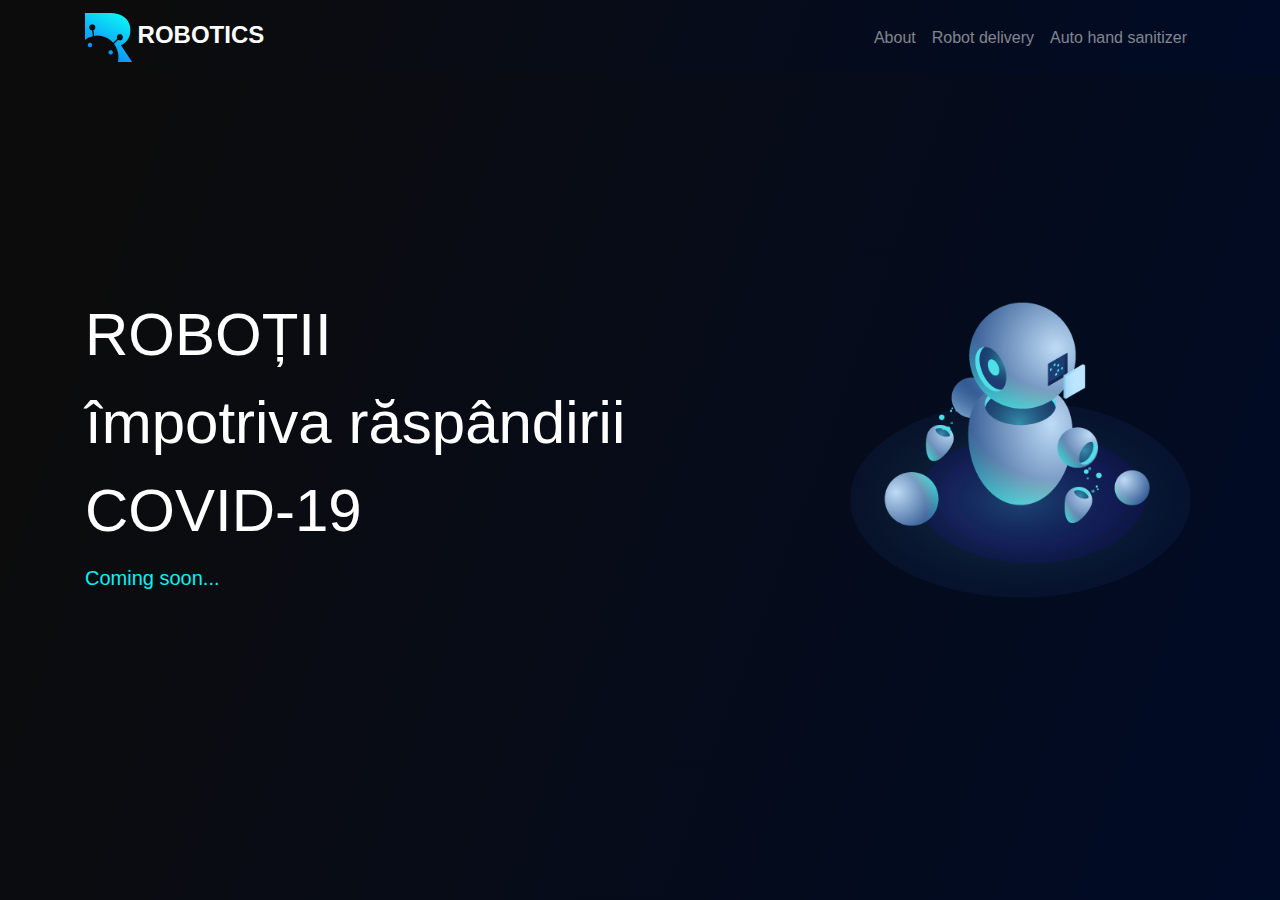
<file: website/index_coming_soon.html>
<!DOCTYPE html>
<html lang="en">
<head>
  <title>Global</title>
  <meta charset="utf-8">
  <meta name="viewport" content="width=device-width, initial-scale=1">

  <link rel="stylesheet" type="text/css" href="assets/css/bootstrap/bootstrap.min.css">
  <link rel="stylesheet" href="assets/css/index-style.css">

</style>
</head>
<body>
  <!-- Navigation -->
  <nav class="navbar navbar-expand-lg navbar-dark bg-dark fixed-top">
    <div class="container">
      <a class="navbar-brand" href="#"><img src="assets/img/logo.png"> <span class="logo-text">ROBOTICS</span></a>
      <button class="navbar-toggler" type="button" data-toggle="collapse" data-target="#navbarResponsive" aria-controls="navbarResponsive" aria-expanded="false" aria-label="Toggle navigation">
        <span class="navbar-toggler-icon"></span>
      </button>
      <div class="collapse navbar-collapse" id="navbarResponsive">
        <ul class="navbar-nav ml-auto">
          <!-- <li class="nav-item active">
            <a class="nav-link" href="#">Home
              <span class="sr-only">(current)</span>
            </a>
          </li> -->
          <li class="nav-item">
            <a class="nav-link" href="#about">About</a>
          </li>
          <li class="nav-item">
            <a class="nav-link" href="#robot-delivery">Robot delivery</a>
          </li>
          <li class="nav-item">
            <a class="nav-link" href="#hand-sanitizer">Auto hand sanitizer</a>
          </li>
        </ul>
      </div>
    </div>
  </nav>

  <!-- Full Page Image Header with Vertically Centered Content -->
  <header class="masthead">
    <div class="container h-100">
      <div class="row h-100 align-items-center">
        <div class="col-md-8">
          <h1 class="font-weight-light">ROBOȚII
            <br>
            împotriva răspândirii
            <br>

          COVID-19</h1>
          <!-- <p class="lead">A great starter layout for a landing page</p> -->
          <div class="lead my-auto">
            <p class="coming-soon">Coming soon...</p>
            
            <!-- <a href="robot_delivery.html" class="btn btn-primary ml-auto">Robot delivery</a> -->
            <!-- <a href="auto_hand_sanitizer.html" class="btn btn-primary">Automatic hand sanitizer</a> -->
          </div>
        </div>
        <div class="col-md-4">
          <img src="assets/img/robot1.png" alt="Robot image" class="img img-fluid">
        </div>

      </div>
    </div>
  </header>

  


<script src="https://ajax.googleapis.com/ajax/libs/jquery/2.2.4/jquery.min.js"></script>
<script>window.jQuery || document.write('<script src="assets/js/vendor/jquery-2.2.4.min.js"><\/script>')
<script type="text/javascript" src="https://stackpath.bootstrapcdn.com/bootstrap/4.4.1/js/bootstrap.min.js"></script>
</body>
</html>
</file>
<file: assets/css/index-style.css>
@font - face {
  font - family: 'Montserrat';
  src: url("fonts/Montserrat/Montserrat-Black.eot");
  src: local("☺"), url("fonts/Montserrat/Montserrat-Black.woff") format("woff"), url("fonts/Montserrat/Montserrat-Black.ttf") format("truetype"), url("fonts/Montserrat/Montserrat-Black.svg") format("svg");
  font - weight: 900;
  font - style: normal
}
@font - face {
  font - family: 'Montserrat';
  src: url("fonts/Montserrat/Montserrat-Bold.eot");
  src: local("☺"), url("fonts/Montserrat/Montserrat-Bold.woff") format("woff"), url("fonts/Montserrat/Montserrat-Bold.ttf") format("truetype"), url("fonts/Montserrat/Montserrat-Bold.svg") format("svg");
  font - weight: 700;
  font - style: normal
}
@font - face {
  font - family: 'Montserrat';
  src: url("fonts/Montserrat/Montserrat-Regular.eot");
  src: local("☺"), url("fonts/Montserrat/Montserrat-Regular.woff") format("woff"), url("fonts/Montserrat/Montserrat-Regular.ttf") format("truetype"), url("fonts/Montserrat/Montserrat-Regular.svg") format("svg");
  font - weight: 400;
  font - style: normal
}
@font - face {
  font - family: 'Montserrat';
  src: url("fonts/Montserrat/Montserrat-Light.eot");
  src: local("☺"), url("fonts/Montserrat/Montserrat-Light.woff") format("woff"), url("fonts/Montserrat/Montserrat-Light.ttf") format("truetype"), url("fonts/Montserrat/Montserrat-Light.svg") format("svg");
  font - weight: 300;
  font - style: normal
} 

/*@import url('https://fonts.googleapis.com/css?family=Montserrat&display=swap');*/

.masthead {
  height: 100vh;
  min-height: 500px;
  /*background-image: url('https://source.unsplash.com/BtbjCFUvBXs/1920x1080');*/
  /*background-image: url('../img/background1.jpg');*/
  background-size: cover;
  background-position: center;
  background-repeat: no-repeat;
  background: linear-gradient(109.38deg, #0C0C0C 9.97%, #000B26 100.33%);
}


body {
  background-color:  #0C0C0C;
  color: #eee;
}
.masthead h1 {
  /*font-family: 'Montserrat';*/
  font-family: "Montserrat",sans-serif;

  font-style: normal;
  font-weight: 800;
  font-size: 60px;
  line-height: 88px;
  color: #FFFFFF;
}

.btn-primary {

  font-family: 'Montserrat', sans-serif;
  font-style: normal;
  font-weight: bold;
  font-size: 16px;
  line-height: 20px;
  /* identical to box height */

  text-transform: uppercase;

  color: #000000;

  background: linear-gradient(360deg, #0D79FF 0%, #0CEFF5 100%);
  box-shadow: 0px 5px 7px rgba(0, 0, 0, 0.75);
  border-radius: 3px;
}


.logo-text{ 
  font-family: 'Montserrat', sans-serif;
  font-style: normal;
  font-weight: 800;
  font-size: 24px;
  line-height: 29px;
  color: #FFFFFF;
}

.navbar-dark {
  /*background: linear-gradient(360deg, #0D79FF 0%, #0CEFF5 100%);*/
  background: linear-gradient(109.38deg, #0C0C0C 9.97%, #000B26 100.33%);
}

section h2 {
  font-family: 'Montserrat', sans-serif;
  font-style: normal;
  font-weight: 800;
  font-size: 38px;
  line-height: 46px;
  color: #FFFFFF;
}


section p {

  font-family: 'Montserrat', sans-serif;
  font-style: normal;
  font-weight: normal;
  font-size: 16px;
  line-height: 30px;

  color: #FFFFFF;
}

p {

  font-family: 'Montserrat', sans-serif;
  font-style: normal;
  font-weight: normal;
  font-size: 16px;
  line-height: 30px;

  color: #FFFFFF;
}

section {
  background: #090909;
}
.section-gray {
  background: #0C0C0C;
}

html {
  scroll-behavior: smooth;
}

p.coming-soon {
  font-size:20px;
  /*color: linear-gradient(360deg, #0D79FF 0%,  100%);*/
  color:#0CEFF5;
}


@media only screen and (max-width: 900px) {
  body {
    padding-top: 70px;
  }
  .masthead h1 {
    font-size: 1.5rem;
    line-height: 2rem;

  } 
}
</file>
<file: website/assets/css/index-style.css>
@font - face {
  font - family: 'Montserrat';
  src: url("fonts/Montserrat/Montserrat-Black.eot");
  src: local("☺"), url("fonts/Montserrat/Montserrat-Black.woff") format("woff"), url("fonts/Montserrat/Montserrat-Black.ttf") format("truetype"), url("fonts/Montserrat/Montserrat-Black.svg") format("svg");
  font - weight: 900;
  font - style: normal
}
@font - face {
  font - family: 'Montserrat';
  src: url("fonts/Montserrat/Montserrat-Bold.eot");
  src: local("☺"), url("fonts/Montserrat/Montserrat-Bold.woff") format("woff"), url("fonts/Montserrat/Montserrat-Bold.ttf") format("truetype"), url("fonts/Montserrat/Montserrat-Bold.svg") format("svg");
  font - weight: 700;
  font - style: normal
}
@font - face {
  font - family: 'Montserrat';
  src: url("fonts/Montserrat/Montserrat-Regular.eot");
  src: local("☺"), url("fonts/Montserrat/Montserrat-Regular.woff") format("woff"), url("fonts/Montserrat/Montserrat-Regular.ttf") format("truetype"), url("fonts/Montserrat/Montserrat-Regular.svg") format("svg");
  font - weight: 400;
  font - style: normal
}
@font - face {
  font - family: 'Montserrat';
  src: url("fonts/Montserrat/Montserrat-Light.eot");
  src: local("☺"), url("fonts/Montserrat/Montserrat-Light.woff") format("woff"), url("fonts/Montserrat/Montserrat-Light.ttf") format("truetype"), url("fonts/Montserrat/Montserrat-Light.svg") format("svg");
  font - weight: 300;
  font - style: normal
} 

/*@import url('https://fonts.googleapis.com/css?family=Montserrat&display=swap');*/

.masthead {
  height: 100vh;
  min-height: 500px;
  /*background-image: url('https://source.unsplash.com/BtbjCFUvBXs/1920x1080');*/
  /*background-image: url('../img/background1.jpg');*/
  background-size: cover;
  background-position: center;
  background-repeat: no-repeat;
  background: linear-gradient(109.38deg, #0C0C0C 9.97%, #000B26 100.33%);
}


body {
  background-color:  #0C0C0C;
  color: #eee;
}
.masthead h1 {
  /*font-family: 'Montserrat';*/
  font-family: "Montserrat",sans-serif;

  font-style: normal;
  font-weight: 800;
  font-size: 60px;
  line-height: 88px;
  color: #FFFFFF;
}

.btn-primary {

  font-family: 'Montserrat', sans-serif;
  font-style: normal;
  font-weight: bold;
  font-size: 16px;
  line-height: 20px;
  /* identical to box height */

  text-transform: uppercase;

  color: #000000;

  background: linear-gradient(360deg, #0D79FF 0%, #0CEFF5 100%);
  box-shadow: 0px 5px 7px rgba(0, 0, 0, 0.75);
  border-radius: 3px;
}


.logo-text{ 
  font-family: 'Montserrat', sans-serif;
  font-style: normal;
  font-weight: 800;
  font-size: 24px;
  line-height: 29px;
  color: #FFFFFF;
}

.navbar-dark {
  /*background: linear-gradient(360deg, #0D79FF 0%, #0CEFF5 100%);*/
  background: linear-gradient(109.38deg, #0C0C0C 9.97%, #000B26 100.33%);
}

section h2 {
  font-family: 'Montserrat', sans-serif;
  font-style: normal;
  font-weight: 800;
  font-size: 38px;
  line-height: 46px;
  color: #FFFFFF;
}


section p {

  font-family: 'Montserrat', sans-serif;
  font-style: normal;
  font-weight: normal;
  font-size: 16px;
  line-height: 30px;

  color: #FFFFFF;
}

p {

  font-family: 'Montserrat', sans-serif;
  font-style: normal;
  font-weight: normal;
  font-size: 16px;
  line-height: 30px;

  color: #FFFFFF;
}

section {
  background: #090909;
}
.section-gray {
  background: #0C0C0C;
}

html {
  scroll-behavior: smooth;
}

p.coming-soon {
  font-size:20px;
  /*color: linear-gradient(360deg, #0D79FF 0%,  100%);*/
  color:#0CEFF5;
}
</file>
<file: assets/css/main.css>
@font-face {
    font-family: 'Montserrat';
    src: url("fonts/Montserrat-Black.eot");
    src: local("☺"), url("fonts/Montserrat-Black.woff") format("woff"), url("fonts/Montserrat-Black.ttf") format("truetype"), url("fonts/Montserrat-Black.svg") format("svg");
    font-weight: 900;
    font-style: normal
}

@font-face {
    font-family: 'Montserrat';
    src: url("fonts/Montserrat-Bold.eot");
    src: local("☺"), url("fonts/Montserrat-Bold.woff") format("woff"), url("fonts/Montserrat-Bold.ttf") format("truetype"), url("fonts/Montserrat-Bold.svg") format("svg");
    font-weight: 700;
    font-style: normal
}

@font-face {
    font-family: 'Montserrat';
    src: url("fonts/Montserrat-Regular.eot");
    src: local("☺"), url("fonts/Montserrat-Regular.woff") format("woff"), url("fonts/Montserrat-Regular.ttf") format("truetype"), url("fonts/Montserrat-Regular.svg") format("svg");
    font-weight: 400;
    font-style: normal
}

@font-face {
    font-family: 'Montserrat';
    src: url("fonts/Montserrat-Light.eot");
    src: local("☺"), url("fonts/Montserrat-Light.woff") format("woff"), url("fonts/Montserrat-Light.ttf") format("truetype"), url("fonts/Montserrat-Light.svg") format("svg");
    font-weight: 300;
    font-style: normal
}


/*! normalize.css v3.0.2 | MIT License | git.io/normalize */

html {
    font-family: sans-serif;
    -ms-text-size-adjust: 100%;
    -webkit-text-size-adjust: 100%
}

body {
    margin: 0
}

article,
aside,
details,
figcaption,
figure,
footer,
header,
hgroup,
main,
menu,
nav,
section,
summary {
    display: block
}

audio,
canvas,
progress,
video {
    display: inline-block;
    vertical-align: baseline
}

audio:not([controls]) {
    display: none;
    height: 0
}

[hidden],
template {
    display: none
}

a {
    background-color: transparent
}

a:active,
a:hover {
    outline: 0
}

abbr[title] {
    border-bottom: 1px dotted
}

b,
strong {
    font-weight: bold
}

dfn {
    font-style: italic
}

h1 {
    font-size: 2em;
    margin: 0.67em 0
}

mark {
    background: #ff0;
    color: #000
}

small {
    font-size: 80%
}

sub,
sup {
    font-size: 75%;
    line-height: 0;
    position: relative;
    vertical-align: baseline
}

sup {
    top: -0.5em
}

sub {
    bottom: -0.25em
}

img {
    border: 0
}

svg:not(:root) {
    overflow: hidden
}

figure {
    margin: 1em 40px
}

hr {
    box-sizing: content-box;
    height: 0
}

pre {
    overflow: auto
}

code,
kbd,
pre,
samp {
    font-family: monospace, monospace;
    font-size: 1em
}

button,
input,
optgroup,
select,
textarea {
    color: inherit;
    font: inherit;
    margin: 0
}

button {
    overflow: visible
}

button,
select {
    text-transform: none
}

button,
html input[type="button"],
input[type="reset"],
input[type="submit"] {
    -webkit-appearance: button;
    cursor: pointer
}

button[disabled],
html input[disabled] {
    cursor: default
}

button::-moz-focus-inner,
input::-moz-focus-inner {
    border: 0;
    padding: 0
}

input {
    line-height: normal
}

input[type="checkbox"],
input[type="radio"] {
    box-sizing: border-box;
    padding: 0
}

input[type="number"]::-webkit-inner-spin-button,
input[type="number"]::-webkit-outer-spin-button {
    height: auto
}

input[type="search"] {
    -webkit-appearance: textfield;
    box-sizing: content-box
}

input[type="search"]::-webkit-search-cancel-button,
input[type="search"]::-webkit-search-decoration {
    -webkit-appearance: none
}

fieldset {
    border: 1px solid #c0c0c0;
    margin: 0 2px;
    padding: 0.35em 0.625em 0.75em
}

legend {
    border: 0;
    padding: 0
}

textarea {
    overflow: auto
}

optgroup {
    font-weight: bold
}

table {
    border-collapse: collapse;
    border-spacing: 0
}

td,
th {
    padding: 0
}

::-moz-selection {
    background: #FFF498
}

::selection {
    background: #FFF498
}

::-moz-selection {
    background: #FFF498
}

img::-moz-selection {
    background: transparent
}

img::selection {
    background: transparent
}

img::-moz-selection {
    background: transparent
}

body {
    -webkit-tap-highlight-color: #FFF498
}

body {
    background-color: #0c0c0c;
    font-size: 14px;
    line-height: 1.6;
    font-family: "Montserrat", sans-serif;
    color: #fff;
    -webkit-font-smoothing: antialiased;
    -webkit-text-size-adjust: 100%
}

.l-viewport {
    position: relative;
    width: 100%;
    height: 100vh;
    box-shadow: 0 0 45px 5px rgba(0, 0, 0, 0.85);
    overflow: hidden
}

.l-wrapper {
    position: relative;
    width: 1440px;
    max-width: 90%;
    height: 100%;
    margin: 0 auto
}

.l-side-nav {
    position: absolute;
    left: 0;
    display: -webkit-box;
    display: -webkit-flex;
    display: -ms-flexbox;
    display: flex;
    height: 100%;
    -webkit-box-align: center;
    -webkit-align-items: center;
    -ms-flex-align: center;
    align-items: center
}

.l-side-nav::before {
    content: "";
    position: absolute;
    top: 50%;
    left: 0;
    -webkit-transform: translateY(-50%);
    transform: translateY(-50%);
    width: 2px;
    height: 70%;
    max-height: 750px;
    background-color: #555;
    opacity: .35;
    z-index: 10
}

@media (max-width: 1180px) {
    .l-side-nav {
        display: none
    }
}

.l-main-content {
    position: relative;
    width: 100%;
    height: 100%;
    margin: 0;
    padding: 0;
    list-style: none
}

.l-section {
    position: absolute;
    width: 100%;
    height: 100%
}

.device-notification {
    display: none;
    position: fixed;
    top: 0;
    left: 0;
    width: 100%;
    height: 100%;
    -webkit-box-orient: vertical;
    -webkit-box-direction: normal;
    -webkit-flex-direction: column;
    -ms-flex-direction: column;
    flex-direction: column;
    -webkit-box-align: center;
    -webkit-align-items: center;
    -ms-flex-align: center;
    -ms-grid-row-align: center;
    align-items: center;
    -webkit-box-pack: center;
    -webkit-justify-content: center;
    -ms-flex-pack: center;
    justify-content: center;
    background-color: #0c0c0c;
    z-index: 12
}

.device-notification--logo {
    display: -webkit-box;
    display: -webkit-flex;
    display: -ms-flexbox;
    display: flex;
    -webkit-box-align: center;
    -webkit-align-items: center;
    -ms-flex-align: center;
    align-items: center;
    text-decoration: none;
    color: #fff
}

.device-notification--logo p {
    margin: 0 0 0 10px;
    font-size: 16px;
    font-weight: 700;
    text-transform: uppercase
}

.device-notification--message {
    width: 70%;
    margin: 30px 0 0 0;
    font-weight: 700;
    text-align: center
}

@media (max-width: 767px) and (min-width: 601px) and (max-height: 680px) {
    .device-notification {
        display: -webkit-box;
        display: -webkit-flex;
        display: -ms-flexbox;
        display: flex
    }
}

@media (max-width: 600px) and (min-width: 480px) and (max-height: 580px) {
    .device-notification {
        display: -webkit-box;
        display: -webkit-flex;
        display: -ms-flexbox;
        display: flex
    }
}

@media (max-width: 736px) and (min-width: 360px) and (orientation: landscape) {
    .device-notification {
        display: -webkit-box;
        display: -webkit-flex;
        display: -ms-flexbox;
        display: flex
    }
}

@media(max-width: 359px) {
    .device-notification {
        display: -webkit-box;
        display: -webkit-flex;
        display: -ms-flexbox;
        display: flex
    }
}

.section {
    opacity: 0;
    visibility: hidden;
    -webkit-transition: opacity .4s ease-in-out, visibility 0s .4s;
    transition: opacity .4s ease-in-out, visibility 0s .4s
}

.section--is-active {
    opacity: 1;
    visibility: visible;
    z-index: 1;
    -webkit-transition: opacity .4s ease-in-out .4s;
    transition: opacity .4s ease-in-out .4s
}

.section--next {
    -webkit-transform: translateY(-45px);
    transform: translateY(-45px);
    -webkit-transition: -webkit-transform .4s ease-in-out;
    transition: -webkit-transform .4s ease-in-out;
    transition: transform .4s ease-in-out;
    transition: transform .4s ease-in-out, -webkit-transform .4s ease-in-out
}

.section--prev {
    -webkit-transform: translateY(45px);
    transform: translateY(45px);
    -webkit-transition: -webkit-transform .4s ease-in-out;
    transition: -webkit-transform .4s ease-in-out;
    transition: transform .4s ease-in-out;
    transition: transform .4s ease-in-out, -webkit-transform .4s ease-in-out
}

.header {
    position: absolute;
    top: 0;
    left: 0;
    display: -webkit-box;
    display: -webkit-flex;
    display: -ms-flexbox;
    display: flex;
    width: 100%;
    height: 70px;
    -webkit-box-align: center;
    -webkit-align-items: center;
    -ms-flex-align: center;
    align-items: center;
    -webkit-box-pack: justify;
    -webkit-justify-content: space-between;
    -ms-flex-pack: justify;
    justify-content: space-between;
    z-index: 10
}

.header--logo {
    display: -webkit-box;
    display: -webkit-flex;
    display: -ms-flexbox;
    display: flex;
    -webkit-box-align: center;
    -webkit-align-items: center;
    -ms-flex-align: center;
    align-items: center;
    text-decoration: none;
    color: #fff
}

.header--logo p {
    margin: 0 0 0 10px;
    font-size: 16px;
    font-weight: 700;
    text-transform: uppercase
}

.header--nav-toggle {
    display: -webkit-box;
    display: -webkit-flex;
    display: -ms-flexbox;
    display: flex;
    width: 50px;
    height: 50px;
    -webkit-box-orient: vertical;
    -webkit-box-direction: normal;
    -webkit-flex-direction: column;
    -ms-flex-direction: column;
    flex-direction: column;
    -webkit-box-align: center;
    -webkit-align-items: center;
    -ms-flex-align: center;
    align-items: center;
    -webkit-box-pack: center;
    -webkit-justify-content: center;
    -ms-flex-pack: center;
    justify-content: center;
    cursor: pointer
}

.header--nav-toggle span,
.header--nav-toggle::before,
.header--nav-toggle::after {
    content: "";
    position: relative;
    width: 16px;
    height: 2px;
    background-color: #fff
}

.header--nav-toggle::before {
    bottom: 5px;
    width: 23px
}

.header--nav-toggle::after {
    top: 5px;
    width: 23px
}

.header--cta {
    position: absolute;
    top: 50%;
    left: 50%;
    -webkit-transform: translate(-50%, -50%);
    transform: translate(-50%, -50%);
    padding: 0 20px;
    line-height: 30px;
    text-decoration: none;
    color: #fff;
    font-weight: 700;
    text-transform: uppercase;
    background-color: #0f33ff;
    border: none;
    opacity: 0;
    visibility: hidden;
    -webkit-transition: opacity .4s ease-in-out, visibility 0s .4s;
    transition: opacity .4s ease-in-out, visibility 0s .4s
}

.header--cta:focus {
    outline: none
}

.header--cta.is-active {
    opacity: 1;
    visibility: visible;
    -webkit-transition: opacity .4s ease-in-out .4s;
    transition: opacity .4s ease-in-out .4s
}

@media (max-width: 767px) {
    .header--cta {
        display: none
    }
}

.side-nav {
    position: relative;
    display: -webkit-box;
    display: -webkit-flex;
    display: -ms-flexbox;
    display: flex;
    width: 100px;
    height: 70%;
    max-height: 750px;
    -webkit-box-orient: vertical;
    -webkit-box-direction: normal;
    -webkit-flex-direction: column;
    -ms-flex-direction: column;
    flex-direction: column;
    -webkit-justify-content: space-around;
    -ms-flex-pack: distribute;
    justify-content: space-around;
    margin: 0;
    padding: 0;
    list-style-position: inside;
    z-index: 10
}

.side-nav>li {
    position: relative;
    top: -5px;
    color: #fff;
    font-size: 6px;
    cursor: pointer
}

.side-nav>li span {
    position: relative;
    top: 3px;
    left: 10px;
    color: #fff;
    font-size: 14px;
    font-weight: 300;
    opacity: 0;
    visibility: hidden
}

.side-nav>li::before {
    position: absolute;
    top: 3px;
    left: 10px;
    color: #555;
    font-size: 14px;
    font-weight: 300
}

.side-nav li:nth-child(1)::before {
    content: "01"
}

.side-nav li:nth-child(2)::before {
    content: "02"
}

.side-nav li:nth-child(3)::before {
    content: "03"
}

.side-nav li:nth-child(4)::before {
    content: "04"
}

.side-nav li:nth-child(5)::before {
    content: "05"
}


.side-nav li:nth-child(6)::before {
    content: "06"
}

.side-nav li.is-active {
    color: #0f33ff;
    -webkit-transition: color .4s ease-in-out;
    transition: color .4s ease-in-out
}

.side-nav li.is-active span {
    opacity: 1;
    visibility: visible;
    -webkit-transition: opacity .4s ease-in-out;
    transition: opacity .4s ease-in-out
}

.side-nav li.is-active::before {
    left: -33px;
    color: #fff
}

.intro {
    position: relative;
    display: -webkit-box;
    display: -webkit-flex;
    display: -ms-flexbox;
    display: flex;
    width: 900px;
    max-width: 75%;
    height: 100%;
    -webkit-box-orient: vertical;
    -webkit-box-direction: normal;
    -webkit-flex-direction: column;
    -ms-flex-direction: column;
    flex-direction: column;
    -webkit-box-pack: center;
    -webkit-justify-content: center;
    -ms-flex-pack: center;
    justify-content: center;
    margin: 0 auto
}

@media (max-width: 1180px) {
    .intro {
        max-width: 100%
    }
}

.intro--banner {
    position: relative;
    height: 475px
}

.intro--banner::before {
    content: "";
    position: absolute;
    bottom: 20px;
    left: -15px;
    right: 0;
    height: 2px;
    background-color: #282828
}

.intro--banner::after {
    content: "";
    position: absolute;
    bottom: 18px;
    left: 0;
    width: 30px;
    height: 4px;
    background-color: #0f33ff
}

.intro--banner h1 {
    position: relative;
    font-size: 68px;
    font-weight: 900;
    line-height: 1;
    z-index: 1
}

.intro--banner button {
    position: relative;
    padding: 5px 17px 5px 12px;
    font-weight: 700;
    text-transform: uppercase;
    background-color: transparent;
    border: none
}

.intro--banner button .btn-background {
    position: absolute;
    top: 0;
    left: 23px;
    right: 0;
    height: 100%;
    background-color: #0f33ff;
    z-index: -1;
    -webkit-transition: left .2s ease-in-out;
    transition: left .2s ease-in-out
}

.intro--banner button:hover .btn-background {
    left: 0
}

.intro--banner button:focus {
    outline: none
}

.intro--banner button svg {
    position: relative;
    left: 5px;
    width: 15px;
    fill: #fff
}

.intro--banner img {
    position: absolute;
    bottom: 21px;
    right: -12px
}

.intro--options {
    display: -webkit-box;
    display: -webkit-flex;
    display: -ms-flexbox;
    display: flex;
    -webkit-box-pack: justify;
    -webkit-justify-content: space-between;
    -ms-flex-pack: justify;
    justify-content: space-between;
    margin: 0;
    padding: 0;
    list-style: none
}

.intro--options>a {
    max-width: 250px;
    text-decoration: none;
    color: #282828;
    -webkit-transition: color .2s ease-in-out;
    transition: color .2s ease-in-out
}

.intro--options>a:hover {
    color: #fff
}

.intro--options h3 {
    font-size: 16px;
    text-transform: uppercase
}

.intro--options p {
    margin-bottom: 0
}

@media (max-width: 900px) {
    .intro--banner {
        height: 380px
    }
    .intro--banner h1 {
        font-size: 55px
    }
    .intro--banner img {
        width: 430px
    }
    .intro--options>a {
        margin-right: 30px
    }
    .intro--options>a:last-child {
        margin-right: 0
    }
}

@media (max-width: 767px) {
    .intro--banner {
        height: 305px
    }
    .intro--banner h1 {
        font-size: 44px
    }
    .intro--banner img {
        width: 330px
    }
    .intro--options {
        display: block
    }
    .intro--options>a {
        display: block;
        max-width: 100%;
        margin: 0 0 30px 0
    }
    .intro--options>a:last-child {
        margin-bottom: 0
    }
}

@media (max-width: 600px) {
    .intro--banner {
        height: 360px
    }
    .intro--banner h1 {
        font-size: 55px
    }
    .intro--banner img {
        display: none
    }
}

@media (max-width: 600px) and (max-height: 750px) {
    .intro--banner {
        height: auto
    }
    .intro--banner::before,
    .intro--banner::after {
        display: none
    }
    .intro--banner h1 {
        margin-top: 0
    }
    .intro--options {
        display: none
    }
}

.work {
    position: relative;
    display: -webkit-box;
    display: -webkit-flex;
    display: -ms-flexbox;
    display: flex;
    width: 960px;
    max-width: 80%;
    height: 100%;
    -webkit-box-orient: vertical;
    -webkit-box-direction: normal;
    -webkit-flex-direction: column;
    -ms-flex-direction: column;
    flex-direction: column;
    -webkit-box-pack: center;
    -webkit-justify-content: center;
    -ms-flex-pack: center;
    justify-content: center;
    margin: 0 auto
}

@media (max-width: 1180px) {
    .work {
        max-width: 100%
    }
}

.work h2 {
    margin: 0 0 20px 0;
    font-size: 30px;
    text-align: center
}

.work--lockup {
    position: relative
}

.work--lockup .slider {
    position: relative;
    display: -webkit-box;
    display: -webkit-flex;
    display: -ms-flexbox;
    display: flex;
    width: 80%;
    margin: 0 auto;
    padding: 0;
    list-style: none
}

.work--lockup .slider--item {
    position: absolute;
    display: none;
    text-align: center
}

.work--lockup .slider--item a {
    text-decoration: none;
    color: #858585
}

.work--lockup .slider--item-title {
    margin-top: 10px;
    font-size: 12px;
    font-weight: 700;
    text-transform: uppercase
}

.work--lockup .slider--item-description {
    display: none;
    max-width: 250px;
    margin: 0 auto
}

.work--lockup .slider--item-image {
    width: 150px;
    height: 150px;
    margin: 0 auto;
    border-radius: 50%;
    overflow: hidden
}

.work--lockup .slider--item-image img {
    width: 100%
}

.work--lockup .slider--item-left {
    top: 50%;
    left: 0;
    -webkit-transform: translateY(-50%);
    transform: translateY(-50%);
    display: block
}

.work--lockup .slider--item-right {
    top: 50%;
    right: 0;
    -webkit-transform: translateY(-50%);
    transform: translateY(-50%);
    display: block
}

.work--lockup .slider--item-center {
    position: relative;
    top: 30px;
    left: 50%;
    -webkit-transform: translateX(-50%);
    transform: translateX(-50%);
    display: block
}

.work--lockup .slider--item-center a {
    color: #fff
}

.work--lockup .slider--item-center .slider--item-title {
    margin-top: 25px;
    font-size: 16px
}

.work--lockup .slider--item-center .slider--item-description {
    display: block
}

.work--lockup .slider--item-center .slider--item-image {
    width: 300px;
    height: 300px
}

.work--lockup .slider--next,
.work--lockup .slider--prev {
    position: absolute;
    top: 160px;
    display: -webkit-box;
    display: -webkit-flex;
    display: -ms-flexbox;
    display: flex;
    width: 50px;
    height: 50px;
    -webkit-box-align: center;
    -webkit-align-items: center;
    -ms-flex-align: center;
    align-items: center;
    -webkit-box-pack: center;
    -webkit-justify-content: center;
    -ms-flex-pack: center;
    justify-content: center;
    background-color: #282828;
    border-radius: 50%;
    cursor: pointer
}

.work--lockup .slider--next svg,
.work--lockup .slider--prev svg {
    width: 20px;
    fill: #fff
}

.work--lockup .slider--next {
    right: 0
}

.work--lockup .slider--prev {
    left: 0
}

@media (max-width: 900px) {
    .work--lockup .slider--item-image {
        width: 120px;
        height: 120px
    }
    .work--lockup .slider--item-center .slider--item-image {
        width: 240px;
        height: 240px
    }
    .work--lockup .slider--next,
    .work--lockup .slider--prev {
        top: 130px
    }
}

@media (max-width: 767px) {
    .work--lockup .slider {
        width: 75%
    }
    .work--lockup .slider--item-image {
        width: 90px;
        height: 90px
    }
    .work--lockup .slider--item-center .slider--item-image {
        width: 190px;
        height: 190px
    }
    .work--lockup .slider--next,
    .work--lockup .slider--prev {
        top: 105px
    }
}

@media (max-width: 600px) {
    .work--lockup .slider {
        width: auto
    }
    .work--lockup .slider--item-left,
    .work--lockup .slider--item-right {
        display: none
    }
}

.about {
    position: relative;
    display: -webkit-box;
    display: -webkit-flex;
    display: -ms-flexbox;
    display: flex;
    width: 900px;
    max-width: 75%;
    height: 100%;
    -webkit-box-orient: vertical;
    -webkit-box-direction: normal;
    -webkit-flex-direction: column;
    -ms-flex-direction: column;
    flex-direction: column;
    -webkit-box-pack: center;
    -webkit-justify-content: center;
    -ms-flex-pack: center;
    justify-content: center;
    margin: 0 auto
}

@media (max-width: 1180px) {
    .about {
        max-width: 100%
    }
}

.about--banner {
    position: relative;
    height: 475px
}

.about--banner::before {
    content: "";
    position: absolute;
    top: 20px;
    left: 200px;
    -webkit-transform: rotate(-25deg);
    transform: rotate(-25deg);
    border: 5px solid #0f33ff;
    border-right-color: transparent;
    border-bottom-color: transparent
}

.about--banner::after {
    content: "";
    position: absolute;
    top: 75px;
    left: 400px;
    -webkit-transform: rotate(45deg);
    transform: rotate(45deg);
    width: 10px;
    height: 10px;
    background-color: #0f33ff
}

.about--banner h2 {
    position: relative;
    margin-top: 35px;
    font-size: 68px;
    font-weight: 900;
    line-height: 1;
    z-index: 1
}

.about--banner h2::before {
    content: "";
    position: absolute;
    top: 60px;
    left: 268px;
    width: 30px;
    height: 30px;
    background-color: #0f33ff;
    border-radius: 50%
}

.about--banner h2::after {
    content: "";
    position: absolute;
    top: 255px;
    left: 255px;
    width: 10px;
    height: 10px;
    background-color: #0f33ff
}

.about--banner a {
    padding: 5px 17px 5px 0;
    text-decoration: none;
    color: #fff;
    font-weight: 700;
    text-transform: uppercase;
    background-color: transparent
}

.about--banner a:hover svg {
    left: 10px
}

.about--banner a svg {
    position: relative;
    left: 5px;
    width: 15px;
    fill: #fff;
    -webkit-transition: left .2s ease-in-out;
    transition: left .2s ease-in-out
}

.about--banner img {
    position: absolute;
    bottom: -90px;
    right: -12px
}

.about--options {
    display: -webkit-box;
    display: -webkit-flex;
    display: -ms-flexbox;
    display: flex;
    max-width: 600px;
    -webkit-box-pack: justify;
    -webkit-justify-content: space-between;
    -ms-flex-pack: justify;
    justify-content: space-between;
    margin: 0;
    padding: 0;
    list-style: none
}

.about--options>a {
    position: relative;
    width: 150px;
    height: 75px;
    text-decoration: none;
    color: #fff;
    border: 10px solid #0f33ff;
    background-position: center;
    background-size: cover;
    background-repeat: no-repeat
}

.about--options>a:nth-child(1) {
    background-image: url("../img/sanitizer1.png")
}

.about--options>a:nth-child(2) {
    background-image: url("../img/sanitizer2.png")
}

.about--options>a:nth-child(3) {
    background-image: url("../img/sanitizer4.png")
}

.about--options>a:hover h3 {
    bottom: -50px
}

.about--options h3 {
    position: absolute;
    bottom: -38px;
    left: 10px;
    font-size: 16px;
    text-transform: uppercase;
    -webkit-transition: bottom .2s ease-in-out, left .2s ease-in-out;
    transition: bottom .2s ease-in-out, left .2s ease-in-out
}

@media (max-width: 767px) {
    .about--banner {
        height: 305px
    }
    .about--banner::before {
        top: 0;
        left: 125px
    }
    .about--banner::after {
        top: 35px;
        left: 260px
    }
    .about--banner h2 {
        margin-top: 10px;
        font-size: 44px
    }
    .about--banner h2::before {
        top: 28px;
        left: 168px
    }
    .about--banner h2::after {
        top: 163px;
        left: 163px
    }
    .about--banner img {
        width: 315px
    }
}

.only-mobile {
   		display: none;
   	}



@media (max-width: 600px) {
    .about--banner {
        height: auto
    }
    .about--banner::before {
        left: 155px
    }
    .about--banner::after {
        left: 310px
    }
    .about--banner h2 {
        margin-top: 0;
        font-size: 55px
    }
    .about--banner h2::before {
        top: 43px;
        left: 214px
    }
    .about--banner h2::after {
        top: 205px;
        left: 205px
    }
    .about--banner img {
        display: none
    }
    .about--options {
        display: none
    }
   	.only-mobile {
   		display: block
   	}
}

.contact {
    position: fixed;
    top: 0;
    left: 0;
    width: 100%;
    height: 100%;
    background-image: url("../img/Moldova_map4.png");
    background-position: center;
    background-size: cover;
    background-repeat: no-repeat
}

.contact--lockup {
    position: relative;
    display: -webkit-box;
    display: -webkit-flex;
    display: -ms-flexbox;
    display: flex;
    width: 900px;
    max-width: 75%;
    height: 100%;
    -webkit-box-align: center;
    -webkit-align-items: center;
    -ms-flex-align: center;
    align-items: center;
    -webkit-box-pack: end;
    -webkit-justify-content: flex-end;
    -ms-flex-pack: end;
    justify-content: flex-end;
    margin: 0 auto
}

@media (max-width: 1180px) {
    .contact--lockup {
        max-width: 90%
    }
}

@media (max-width: 767px) {
    .contact--lockup {
        -webkit-box-pack: center;
        -webkit-justify-content: center;
        -ms-flex-pack: center;
        justify-content: center
    }
}

.contact--lockup .modal {
    padding: 45px 45px;
    text-align: center;
    background-color: #0c0c0c;
    box-shadow: 0 0 30px 0 rgba(0, 0, 0, 0.75)
}

.contact--lockup .modal--information p,
.contact--lockup .modal--information a {
    display: block;
    margin: 14px 0;
    text-decoration: none;
    color: #fff;
    font-weight: 700
}

.contact--lockup .modal--information p {
    margin-top: 0
}

.contact--lockup .modal--options {
    margin: 0;
    padding: 0;
    list-style: none
}

.contact--lockup .modal--options>li {
    width: 130px;
    margin: 0 auto 25px auto
}

.contact--lockup .modal--options li:nth-child(1) {
    background-color: #1769ff
}

.contact--lockup .modal--options li:nth-child(2) {
    background-color: #ea4c89
}

.contact--lockup .modal--options li:nth-child(3) {
    margin-bottom: 0;
    background-color: #0f33ff;
    text-transform: uppercase
}

.contact--lockup .modal--options a {
    display: block;
    width: 100%;
    padding: 8px 0;
    text-decoration: none;
    color: #fff;
    font-weight: 700
}

.hire {
    position: relative;
    display: -webkit-box;
    display: -webkit-flex;
    display: -ms-flexbox;
    display: flex;
    width: 700px;
    max-width: 75%;
    height: 100%;
    -webkit-box-orient: vertical;
    -webkit-box-direction: normal;
    -webkit-flex-direction: column;
    -ms-flex-direction: column;
    flex-direction: column;
    -webkit-box-pack: center;
    -webkit-justify-content: center;
    -ms-flex-pack: center;
    justify-content: center;
    margin: 0 auto
}

@media (max-width: 1180px) {
    .hire {
        max-width: 100%
    }
}

.hire h2 {
    margin: 0 0 20px 0;
    font-size: 30px;
    text-align: center
}

.work-request {
    display: -webkit-box;
    display: -webkit-flex;
    display: -ms-flexbox;
    display: flex;
    width: 100%;
    -webkit-box-orient: vertical;
    -webkit-box-direction: normal;
    -webkit-flex-direction: column;
    -ms-flex-direction: column;
    flex-direction: column;
    -webkit-box-align: center;
    -webkit-align-items: center;
    -ms-flex-align: center;
    align-items: center;
    color: #fff
}

.work-request input[type="submit"] {
    width: 400px;
    max-width: 100%;
    line-height: 50px;
    font-size: 16px;
    font-weight: 700;
    text-transform: uppercase;
    background-color: #0f33ff;
    border: none;
    border-radius: 0
}

.work-request input[type="submit"]:focus {
    outline: none
}

.work-request--options {
    display: -webkit-box;
    display: -webkit-flex;
    display: -ms-flexbox;
    display: flex;
    width: 100%;
    -webkit-box-orient: vertical;
    -webkit-box-direction: normal;
    -webkit-flex-direction: column;
    -ms-flex-direction: column;
    flex-direction: column;
    -webkit-box-align: center;
    -webkit-align-items: center;
    -ms-flex-align: center;
    align-items: center;
    margin: 30px 0
}

.work-request--options .options-a {
    display: -webkit-box;
    display: -webkit-flex;
    display: -ms-flexbox;
    display: flex;
    width: 100%;
    -webkit-box-pack: justify;
    -webkit-justify-content: space-between;
    -ms-flex-pack: justify;
    justify-content: space-between
}

.work-request--options .options-b {
    display: -webkit-box;
    display: -webkit-flex;
    display: -ms-flexbox;
    display: flex;
    width: 72%;
    -webkit-flex-wrap: wrap;
    -ms-flex-wrap: wrap;
    flex-wrap: wrap;
    -webkit-justify-content: space-around;
    -ms-flex-pack: distribute;
    justify-content: space-around
}

.work-request--options label {
    display: block;
    width: 200px;
    margin-bottom: 30px;
    line-height: 50px;
    font-size: 16px;
    font-weight: 700;
    text-align: center;
    border: 2px solid #fff;
    cursor: pointer;
    -webkit-transition: background-color .2s ease-in-out, border-color .2s ease-in-out;
    transition: background-color .2s ease-in-out, border-color .2s ease-in-out
}

.work-request--options label svg {
    position: relative;
    left: -5px;
    width: 0;
    fill: #fff;
    -webkit-transition: width .2s ease-in-out;
    transition: width .2s ease-in-out
}

.work-request--options input[type="checkbox"] {
    display: none
}

.work-request--options input[type="checkbox"]:checked+label {
    background-color: #0f33ff;
    border-color: #0f33ff
}

.work-request--options input[type="checkbox"]:checked+label svg {
    width: 15px
}

.work-request--information {
    display: -webkit-box;
    display: -webkit-flex;
    display: -ms-flexbox;
    display: flex;
    width: 100%;
    -webkit-box-pack: justify;
    -webkit-justify-content: space-between;
    -ms-flex-pack: justify;
    justify-content: space-between;
    margin-bottom: 60px
}

.work-request--information .information-name,
.work-request--information .information-email {
    position: relative;
    width: 45%;
    height: 50px;
    font-size: 30px;
    font-weight: 300
}

.work-request--information input[type="text"],
.work-request--information input[type="email"] {
    width: 100%;
    padding: 0 0 5px 0;
    background-color: transparent;
    border: none;
    border-bottom: 1px solid #fff;
    border-radius: 0
}

.work-request--information input[type="text"]:focus,
.work-request--information input[type="email"]:focus {
    outline: none;
    background-color: #0c0c0c
}

.work-request--information label {
    position: absolute;
    top: 0;
    left: 0;
    pointer-events: none;
    -webkit-transition: top .2s ease-in-out, font-size .2s ease-in-out;
    transition: top .2s ease-in-out, font-size .2s ease-in-out
}

.work-request--information input:focus+label,
.work-request--information input.has-value+label {
    top: -15px;
    font-size: 14px
}

@media (max-width: 767px) {
    .work-request--options {
        -webkit-box-orient: horizontal;
        -webkit-box-direction: normal;
        -webkit-flex-direction: row;
        -ms-flex-direction: row;
        flex-direction: row;
        -webkit-justify-content: space-around;
        -ms-flex-pack: distribute;
        justify-content: space-around
    }
    .work-request--options .options-a,
    .work-request--options .options-b {
        display: block;
        width: auto
    }
}

@media (max-width: 600px) {
    .work-request--options {
        margin: 20px 0
    }
}

@media (max-width: 600px) and (max-width: 415px) {
    .work-request--options {
        -webkit-box-pack: justify;
        -webkit-justify-content: space-between;
        -ms-flex-pack: justify;
        justify-content: space-between
    }
}

@media (max-width: 600px) {
    .work-request--options label {
        width: 150px;
        margin-bottom: 15px;
        font-size: 14px
    }
    .work-request--options input[type="checkbox"]:checked+label svg {
        width: 12px
    }
    .work-request--information {
        margin-bottom: 30px
    }
    .work-request--information .information-name,
    .work-request--information .information-email {
        height: 40px;
        font-size: 24px
    }
}

.perspective {
    position: relative;
    width: 100%;
    height: 100%;
    overflow: hidden
}

.perspective--modalview {
    position: fixed;
    -webkit-perspective: 1500px;
    perspective: 1500px
}

.container {
    position: relative;
    -webkit-transform: translateZ(0) translateX(0) rotateY(0deg);
    transform: translateZ(0) translateX(0) rotateY(0deg);
    min-height: 100%;
    outline: 30px solid #0f33ff;
    -webkit-transition: -webkit-transform .4s;
    transition: -webkit-transform .4s;
    transition: transform .4s;
    transition: transform .4s, -webkit-transform .4s
}

.modalview .container {
    position: absolute;
    width: 100%;
    height: 100%;
    overflow: hidden;
    -webkit-backface-visibility: hidden;
    backface-visibility: hidden
}

.effect-rotate-left .container {
    -webkit-transform-origin: 0% 50%;
    transform-origin: 0% 50%;
    -webkit-transition: -webkit-transform .4s;
    transition: -webkit-transform .4s;
    transition: transform .4s;
    transition: transform .4s, -webkit-transform .4s
}

.effect-rotate-left--animate .container {
    -webkit-transform: translateZ(-1800px) translateX(-50%) rotateY(45deg);
    transform: translateZ(-1800px) translateX(-50%) rotateY(45deg);
    outline: 30px solid #0f33ff
}

.outer-nav {
    position: absolute;
    top: 50%;
    left: 55%;
    -webkit-transform: translateY(-50%);
    transform: translateY(-50%);
    -webkit-transform-style: preserve-3d;
    transform-style: preserve-3d;
    margin: 0;
    padding: 0;
    list-style: none;
    text-align: center;
    visibility: hidden;
    -webkit-transition: visibility 0s .2s;
    transition: visibility 0s .2s
}

.outer-nav.is-vis {
    visibility: visible
}

.outer-nav--return {
    position: absolute;
    top: 0;
    left: 0;
    width: 100%;
    height: 100%;
    display: none;
    cursor: pointer;
    z-index: 11
}

.outer-nav--return.is-vis {
    display: block
}

.outer-nav>li {
    -webkit-transform-style: preserve-3d;
    transform-style: preserve-3d;
    -webkit-transform: translateX(350px) translateZ(-1000px);
    transform: translateX(350px) translateZ(-1000px);
    font-size: 55px;
    font-weight: 900;
    opacity: 0;
    cursor: pointer;
    -webkit-transition: opacity .2s, -webkit-transform .2s;
    transition: opacity .2s, -webkit-transform .2s;
    transition: transform .2s, opacity .2s;
    transition: transform .2s, opacity .2s, -webkit-transform .2s
}

.outer-nav>li.is-vis {
    -webkit-transform: translateX(0) translateZ(0);
    transform: translateX(0) translateZ(0);
    opacity: 1;
    -webkit-transition: opacity .4s, -webkit-transform .4s;
    transition: opacity .4s, -webkit-transform .4s;
    transition: transform .4s, opacity .4s;
    transition: transform .4s, opacity .4s, -webkit-transform .4s
}

.outer-nav>li::before {
    content: "";
    position: absolute;
    top: 50%;
    left: 50%;
    -webkit-transform: translate(-50%, -25%);
    transform: translate(-50%, -25%);
    width: 110%;
    height: 15px;
    opacity: 0;
    background-color: #0f33ff
}

.outer-nav>li.is-active::before {
    opacity: 1
}

@media (max-width: 767px) {
    .outer-nav>li {
        font-size: 44px
    }
}

@media (max-width: 600px) {
    .outer-nav>li {
        font-size: 34px
    }
}

.outer-nav li.is-vis:nth-child(2) {
    -webkit-transition-delay: .04s;
    transition-delay: .04s
}

.outer-nav li.is-vis:nth-child(3) {
    -webkit-transition-delay: .08s;
    transition-delay: .08s
}

.outer-nav li.is-vis:nth-child(4) {
    -webkit-transition-delay: .12s;
    transition-delay: .12s
}

.outer-nav li.is-vis:nth-child(5) {
    -webkit-transition-delay: .16s;
    transition-delay: .16s
}

.blue-text {
    color: #0fa2fa;
}

.text-center {
    text-align: center;
}

.btn-primary {
    font-family: 'Montserrat', sans-serif;
    font-style: normal;
    font-weight: bold;
    font-size: 16px;
    line-height: 20px;
    /* identical to box height */
    text-transform: uppercase;
    color: #000000;
    background: linear-gradient(360deg, #0D79FF 0%, #0CEFF5 100%);
    box-shadow: 0px!important;
    border-radius: 0px!important;
}

.max-width-70 {
	max-width: 70%;
}

.pt-2 {
	padding-top: 2rem;
}

.img-responsive {
	max-width:100%;
	height:auto;
	max-height: 80%;
}

.model-3d-title {
	font-size: 2rem;
}

.video-model-3d {
margin-top: -70px;
}
</file>
<file: website/assets/css/main.css>
@font-face{font-family:'Montserrat';src:url("fonts/Montserrat-Black.eot");src:local("☺"),url("fonts/Montserrat-Black.woff") format("woff"),url("fonts/Montserrat-Black.ttf") format("truetype"),url("fonts/Montserrat-Black.svg") format("svg");font-weight:900;font-style:normal}@font-face{font-family:'Montserrat';src:url("fonts/Montserrat-Bold.eot");src:local("☺"),url("fonts/Montserrat-Bold.woff") format("woff"),url("fonts/Montserrat-Bold.ttf") format("truetype"),url("fonts/Montserrat-Bold.svg") format("svg");font-weight:700;font-style:normal}@font-face{font-family:'Montserrat';src:url("fonts/Montserrat-Regular.eot");src:local("☺"),url("fonts/Montserrat-Regular.woff") format("woff"),url("fonts/Montserrat-Regular.ttf") format("truetype"),url("fonts/Montserrat-Regular.svg") format("svg");font-weight:400;font-style:normal}@font-face{font-family:'Montserrat';src:url("fonts/Montserrat-Light.eot");src:local("☺"),url("fonts/Montserrat-Light.woff") format("woff"),url("fonts/Montserrat-Light.ttf") format("truetype"),url("fonts/Montserrat-Light.svg") format("svg");font-weight:300;font-style:normal}/*! normalize.css v3.0.2 | MIT License | git.io/normalize */html{font-family:sans-serif;-ms-text-size-adjust:100%;-webkit-text-size-adjust:100%}body{margin:0}article,aside,details,figcaption,figure,footer,header,hgroup,main,menu,nav,section,summary{display:block}audio,canvas,progress,video{display:inline-block;vertical-align:baseline}audio:not([controls]){display:none;height:0}[hidden],template{display:none}a{background-color:transparent}a:active,a:hover{outline:0}abbr[title]{border-bottom:1px dotted}b,strong{font-weight:bold}dfn{font-style:italic}h1{font-size:2em;margin:0.67em 0}mark{background:#ff0;color:#000}small{font-size:80%}sub,sup{font-size:75%;line-height:0;position:relative;vertical-align:baseline}sup{top:-0.5em}sub{bottom:-0.25em}img{border:0}svg:not(:root){overflow:hidden}figure{margin:1em 40px}hr{box-sizing:content-box;height:0}pre{overflow:auto}code,kbd,pre,samp{font-family:monospace, monospace;font-size:1em}button,input,optgroup,select,textarea{color:inherit;font:inherit;margin:0}button{overflow:visible}button,select{text-transform:none}button,html input[type="button"],input[type="reset"],input[type="submit"]{-webkit-appearance:button;cursor:pointer}button[disabled],html input[disabled]{cursor:default}button::-moz-focus-inner,input::-moz-focus-inner{border:0;padding:0}input{line-height:normal}input[type="checkbox"],input[type="radio"]{box-sizing:border-box;padding:0}input[type="number"]::-webkit-inner-spin-button,input[type="number"]::-webkit-outer-spin-button{height:auto}input[type="search"]{-webkit-appearance:textfield;box-sizing:content-box}input[type="search"]::-webkit-search-cancel-button,input[type="search"]::-webkit-search-decoration{-webkit-appearance:none}fieldset{border:1px solid #c0c0c0;margin:0 2px;padding:0.35em 0.625em 0.75em}legend{border:0;padding:0}textarea{overflow:auto}optgroup{font-weight:bold}table{border-collapse:collapse;border-spacing:0}td,th{padding:0}::-moz-selection{background:#FFF498}::selection{background:#FFF498}::-moz-selection{background:#FFF498}img::-moz-selection{background:transparent}img::selection{background:transparent}img::-moz-selection{background:transparent}body{-webkit-tap-highlight-color:#FFF498}body{background-color:#0c0c0c;font-size:14px;line-height:1.6;font-family:"Montserrat",sans-serif;color:#fff;-webkit-font-smoothing:antialiased;-webkit-text-size-adjust:100%}.l-viewport{position:relative;width:100%;height:100vh;box-shadow:0 0 45px 5px rgba(0,0,0,0.85);overflow:hidden}.l-wrapper{position:relative;width:1440px;max-width:90%;height:100%;margin:0 auto}.l-side-nav{position:absolute;left:0;display:-webkit-box;display:-webkit-flex;display:-ms-flexbox;display:flex;height:100%;-webkit-box-align:center;-webkit-align-items:center;-ms-flex-align:center;align-items:center}.l-side-nav::before{content:"";position:absolute;top:50%;left:0;-webkit-transform:translateY(-50%);transform:translateY(-50%);width:2px;height:70%;max-height:750px;background-color:#555;opacity:.35;z-index:10}@media (max-width: 1180px){.l-side-nav{display:none}}.l-main-content{position:relative;width:100%;height:100%;margin:0;padding:0;list-style:none}.l-section{position:absolute;width:100%;height:100%}.device-notification{display:none;position:fixed;top:0;left:0;width:100%;height:100%;-webkit-box-orient:vertical;-webkit-box-direction:normal;-webkit-flex-direction:column;-ms-flex-direction:column;flex-direction:column;-webkit-box-align:center;-webkit-align-items:center;-ms-flex-align:center;-ms-grid-row-align:center;align-items:center;-webkit-box-pack:center;-webkit-justify-content:center;-ms-flex-pack:center;justify-content:center;background-color:#0c0c0c;z-index:12}.device-notification--logo{display:-webkit-box;display:-webkit-flex;display:-ms-flexbox;display:flex;-webkit-box-align:center;-webkit-align-items:center;-ms-flex-align:center;align-items:center;text-decoration:none;color:#fff}.device-notification--logo p{margin:0 0 0 10px;font-size:16px;font-weight:700;text-transform:uppercase}.device-notification--message{width:70%;margin:30px 0 0 0;font-weight:700;text-align:center}@media (max-width: 767px) and (min-width: 601px) and (max-height: 680px){.device-notification{display:-webkit-box;display:-webkit-flex;display:-ms-flexbox;display:flex}}@media (max-width: 600px) and (min-width: 480px) and (max-height: 580px){.device-notification{display:-webkit-box;display:-webkit-flex;display:-ms-flexbox;display:flex}}@media (max-width: 736px) and (min-width: 360px) and (orientation: landscape){.device-notification{display:-webkit-box;display:-webkit-flex;display:-ms-flexbox;display:flex}}@media(max-width: 359px){.device-notification{display:-webkit-box;display:-webkit-flex;display:-ms-flexbox;display:flex}}.section{opacity:0;visibility:hidden;-webkit-transition:opacity .4s ease-in-out,visibility 0s .4s;transition:opacity .4s ease-in-out,visibility 0s .4s}.section--is-active{opacity:1;visibility:visible;z-index:1;-webkit-transition:opacity .4s ease-in-out .4s;transition:opacity .4s ease-in-out .4s}.section--next{-webkit-transform:translateY(-45px);transform:translateY(-45px);-webkit-transition:-webkit-transform .4s ease-in-out;transition:-webkit-transform .4s ease-in-out;transition:transform .4s ease-in-out;transition:transform .4s ease-in-out, -webkit-transform .4s ease-in-out}.section--prev{-webkit-transform:translateY(45px);transform:translateY(45px);-webkit-transition:-webkit-transform .4s ease-in-out;transition:-webkit-transform .4s ease-in-out;transition:transform .4s ease-in-out;transition:transform .4s ease-in-out, -webkit-transform .4s ease-in-out}.header{position:absolute;top:0;left:0;display:-webkit-box;display:-webkit-flex;display:-ms-flexbox;display:flex;width:100%;height:70px;-webkit-box-align:center;-webkit-align-items:center;-ms-flex-align:center;align-items:center;-webkit-box-pack:justify;-webkit-justify-content:space-between;-ms-flex-pack:justify;justify-content:space-between;z-index:10}.header--logo{display:-webkit-box;display:-webkit-flex;display:-ms-flexbox;display:flex;-webkit-box-align:center;-webkit-align-items:center;-ms-flex-align:center;align-items:center;text-decoration:none;color:#fff}.header--logo p{margin:0 0 0 10px;font-size:16px;font-weight:700;text-transform:uppercase}.header--nav-toggle{display:-webkit-box;display:-webkit-flex;display:-ms-flexbox;display:flex;width:50px;height:50px;-webkit-box-orient:vertical;-webkit-box-direction:normal;-webkit-flex-direction:column;-ms-flex-direction:column;flex-direction:column;-webkit-box-align:center;-webkit-align-items:center;-ms-flex-align:center;align-items:center;-webkit-box-pack:center;-webkit-justify-content:center;-ms-flex-pack:center;justify-content:center;cursor:pointer}.header--nav-toggle span,.header--nav-toggle::before,.header--nav-toggle::after{content:"";position:relative;width:16px;height:2px;background-color:#fff}.header--nav-toggle::before{bottom:5px;width:23px}.header--nav-toggle::after{top:5px;width:23px}.header--cta{position:absolute;top:50%;left:50%;-webkit-transform:translate(-50%, -50%);transform:translate(-50%, -50%);padding:0 20px;line-height:30px;text-decoration:none;color:#fff;font-weight:700;text-transform:uppercase;background-color:#0f33ff;border:none;opacity:0;visibility:hidden;-webkit-transition:opacity .4s ease-in-out,visibility 0s .4s;transition:opacity .4s ease-in-out,visibility 0s .4s}.header--cta:focus{outline:none}.header--cta.is-active{opacity:1;visibility:visible;-webkit-transition:opacity .4s ease-in-out .4s;transition:opacity .4s ease-in-out .4s}@media (max-width: 767px){.header--cta{display:none}}.side-nav{position:relative;display:-webkit-box;display:-webkit-flex;display:-ms-flexbox;display:flex;width:100px;height:70%;max-height:750px;-webkit-box-orient:vertical;-webkit-box-direction:normal;-webkit-flex-direction:column;-ms-flex-direction:column;flex-direction:column;-webkit-justify-content:space-around;-ms-flex-pack:distribute;justify-content:space-around;margin:0;padding:0;list-style-position:inside;z-index:10}.side-nav>li{position:relative;top:-5px;color:#fff;font-size:6px;cursor:pointer}.side-nav>li span{position:relative;top:3px;left:10px;color:#fff;font-size:14px;font-weight:300;opacity:0;visibility:hidden}.side-nav>li::before{position:absolute;top:3px;left:10px;color:#555;font-size:14px;font-weight:300}.side-nav li:nth-child(1)::before{content:"01"}.side-nav li:nth-child(2)::before{content:"02"}.side-nav li:nth-child(3)::before{content:"03"}.side-nav li:nth-child(4)::before{content:"04"}.side-nav li:nth-child(5)::before{content:"05"}.side-nav li.is-active{color:#0f33ff;-webkit-transition:color .4s ease-in-out;transition:color .4s ease-in-out}.side-nav li.is-active span{opacity:1;visibility:visible;-webkit-transition:opacity .4s ease-in-out;transition:opacity .4s ease-in-out}.side-nav li.is-active::before{left:-33px;color:#fff}.intro{position:relative;display:-webkit-box;display:-webkit-flex;display:-ms-flexbox;display:flex;width:900px;max-width:75%;height:100%;-webkit-box-orient:vertical;-webkit-box-direction:normal;-webkit-flex-direction:column;-ms-flex-direction:column;flex-direction:column;-webkit-box-pack:center;-webkit-justify-content:center;-ms-flex-pack:center;justify-content:center;margin:0 auto}@media (max-width: 1180px){.intro{max-width:100%}}.intro--banner{position:relative;height:475px}.intro--banner::before{content:"";position:absolute;bottom:20px;left:-15px;right:0;height:2px;background-color:#282828}.intro--banner::after{content:"";position:absolute;bottom:18px;left:0;width:30px;height:4px;background-color:#0f33ff}.intro--banner h1{position:relative;font-size:68px;font-weight:900;line-height:1;z-index:1}.intro--banner button{position:relative;padding:5px 17px 5px 12px;font-weight:700;text-transform:uppercase;background-color:transparent;border:none}.intro--banner button .btn-background{position:absolute;top:0;left:23px;right:0;height:100%;background-color:#0f33ff;z-index:-1;-webkit-transition:left .2s ease-in-out;transition:left .2s ease-in-out}.intro--banner button:hover .btn-background{left:0}.intro--banner button:focus{outline:none}.intro--banner button svg{position:relative;left:5px;width:15px;fill:#fff}.intro--banner img{position:absolute;bottom:21px;right:-12px}.intro--options{display:-webkit-box;display:-webkit-flex;display:-ms-flexbox;display:flex;-webkit-box-pack:justify;-webkit-justify-content:space-between;-ms-flex-pack:justify;justify-content:space-between;margin:0;padding:0;list-style:none}.intro--options>a{max-width:250px;text-decoration:none;color:#282828;-webkit-transition:color .2s ease-in-out;transition:color .2s ease-in-out}.intro--options>a:hover{color:#fff}.intro--options h3{font-size:16px;text-transform:uppercase}.intro--options p{margin-bottom:0}@media (max-width: 900px){.intro--banner{height:380px}.intro--banner h1{font-size:55px}.intro--banner img{width:430px}.intro--options>a{margin-right:30px}.intro--options>a:last-child{margin-right:0}}@media (max-width: 767px){.intro--banner{height:305px}.intro--banner h1{font-size:44px}.intro--banner img{width:330px}.intro--options{display:block}.intro--options>a{display:block;max-width:100%;margin:0 0 30px 0}.intro--options>a:last-child{margin-bottom:0}}@media (max-width: 600px){.intro--banner{height:360px}.intro--banner h1{font-size:55px}.intro--banner img{display:none}}@media (max-width: 600px) and (max-height: 750px){.intro--banner{height:auto}.intro--banner::before,.intro--banner::after{display:none}.intro--banner h1{margin-top:0}.intro--options{display:none}}.work{position:relative;display:-webkit-box;display:-webkit-flex;display:-ms-flexbox;display:flex;width:960px;max-width:80%;height:100%;-webkit-box-orient:vertical;-webkit-box-direction:normal;-webkit-flex-direction:column;-ms-flex-direction:column;flex-direction:column;-webkit-box-pack:center;-webkit-justify-content:center;-ms-flex-pack:center;justify-content:center;margin:0 auto}@media (max-width: 1180px){.work{max-width:100%}}.work h2{margin:0 0 20px 0;font-size:30px;text-align:center}.work--lockup{position:relative}.work--lockup .slider{position:relative;display:-webkit-box;display:-webkit-flex;display:-ms-flexbox;display:flex;width:80%;margin:0 auto;padding:0;list-style:none}.work--lockup .slider--item{position:absolute;display:none;text-align:center}.work--lockup .slider--item a{text-decoration:none;color:#858585}.work--lockup .slider--item-title{margin-top:10px;font-size:12px;font-weight:700;text-transform:uppercase}.work--lockup .slider--item-description{display:none;max-width:250px;margin:0 auto}.work--lockup .slider--item-image{width:150px;height:150px;margin:0 auto;border-radius:50%;overflow:hidden}.work--lockup .slider--item-image img{width:100%}.work--lockup .slider--item-left{top:50%;left:0;-webkit-transform:translateY(-50%);transform:translateY(-50%);display:block}.work--lockup .slider--item-right{top:50%;right:0;-webkit-transform:translateY(-50%);transform:translateY(-50%);display:block}.work--lockup .slider--item-center{position:relative;top:30px;left:50%;-webkit-transform:translateX(-50%);transform:translateX(-50%);display:block}.work--lockup .slider--item-center a{color:#fff}.work--lockup .slider--item-center .slider--item-title{margin-top:25px;font-size:16px}.work--lockup .slider--item-center .slider--item-description{display:block}.work--lockup .slider--item-center .slider--item-image{width:300px;height:300px}.work--lockup .slider--next,.work--lockup .slider--prev{position:absolute;top:160px;display:-webkit-box;display:-webkit-flex;display:-ms-flexbox;display:flex;width:50px;height:50px;-webkit-box-align:center;-webkit-align-items:center;-ms-flex-align:center;align-items:center;-webkit-box-pack:center;-webkit-justify-content:center;-ms-flex-pack:center;justify-content:center;background-color:#282828;border-radius:50%;cursor:pointer}.work--lockup .slider--next svg,.work--lockup .slider--prev svg{width:20px;fill:#fff}.work--lockup .slider--next{right:0}.work--lockup .slider--prev{left:0}@media (max-width: 900px){.work--lockup .slider--item-image{width:120px;height:120px}.work--lockup .slider--item-center .slider--item-image{width:240px;height:240px}.work--lockup .slider--next,.work--lockup .slider--prev{top:130px}}@media (max-width: 767px){.work--lockup .slider{width:75%}.work--lockup .slider--item-image{width:90px;height:90px}.work--lockup .slider--item-center .slider--item-image{width:190px;height:190px}.work--lockup .slider--next,.work--lockup .slider--prev{top:105px}}@media (max-width: 600px){.work--lockup .slider{width:auto}.work--lockup .slider--item-left,.work--lockup .slider--item-right{display:none}}.about{position:relative;display:-webkit-box;display:-webkit-flex;display:-ms-flexbox;display:flex;width:900px;max-width:75%;height:100%;-webkit-box-orient:vertical;-webkit-box-direction:normal;-webkit-flex-direction:column;-ms-flex-direction:column;flex-direction:column;-webkit-box-pack:center;-webkit-justify-content:center;-ms-flex-pack:center;justify-content:center;margin:0 auto}@media (max-width: 1180px){.about{max-width:100%}}.about--banner{position:relative;height:475px}.about--banner::before{content:"";position:absolute;top:20px;left:200px;-webkit-transform:rotate(-25deg);transform:rotate(-25deg);border:5px solid #0f33ff;border-right-color:transparent;border-bottom-color:transparent}.about--banner::after{content:"";position:absolute;top:75px;left:400px;-webkit-transform:rotate(45deg);transform:rotate(45deg);width:10px;height:10px;background-color:#0f33ff}.about--banner h2{position:relative;margin-top:35px;font-size:68px;font-weight:900;line-height:1;z-index:1}.about--banner h2::before{content:"";position:absolute;top:60px;left:268px;width:30px;height:30px;background-color:#0f33ff;border-radius:50%}.about--banner h2::after{content:"";position:absolute;top:255px;left:255px;width:10px;height:10px;background-color:#0f33ff}.about--banner a{padding:5px 17px 5px 0;text-decoration:none;color:#fff;font-weight:700;text-transform:uppercase;background-color:transparent}.about--banner a:hover svg{left:10px}.about--banner a svg{position:relative;left:5px;width:15px;fill:#fff;-webkit-transition:left .2s ease-in-out;transition:left .2s ease-in-out}.about--banner img{position:absolute;bottom:-90px;right:-12px}.about--options{display:-webkit-box;display:-webkit-flex;display:-ms-flexbox;display:flex;max-width:600px;-webkit-box-pack:justify;-webkit-justify-content:space-between;-ms-flex-pack:justify;justify-content:space-between;margin:0;padding:0;list-style:none}.about--options>a{position:relative;width:150px;height:75px;text-decoration:none;color:#fff;border:10px solid #0f33ff;background-position:center;background-size:cover;background-repeat:no-repeat}.about--options>a:nth-child(1){background-image:url("../img/about-winners.jpg")}.about--options>a:nth-child(2){background-image:url("../img/about-philosophy.jpg")}.about--options>a:nth-child(3){background-image:url("../img/about-history.jpg")}.about--options>a:hover h3{bottom:-50px}.about--options h3{position:absolute;bottom:-38px;left:10px;font-size:16px;text-transform:uppercase;-webkit-transition:bottom .2s ease-in-out,left .2s ease-in-out;transition:bottom .2s ease-in-out,left .2s ease-in-out}@media (max-width: 767px){.about--banner{height:305px}.about--banner::before{top:0;left:125px}.about--banner::after{top:35px;left:260px}.about--banner h2{margin-top:10px;font-size:44px}.about--banner h2::before{top:28px;left:168px}.about--banner h2::after{top:163px;left:163px}.about--banner img{width:315px}}@media (max-width: 600px){.about--banner{height:auto}.about--banner::before{left:155px}.about--banner::after{left:310px}.about--banner h2{margin-top:0;font-size:55px}.about--banner h2::before{top:43px;left:214px}.about--banner h2::after{top:205px;left:205px}.about--banner img{display:none}.about--options{display:none}}.contact{position:fixed;top:0;left:0;width:100%;height:100%;background-image:url("../img/contact-visual.png");background-position:center;background-size:cover;background-repeat:no-repeat}.contact--lockup{position:relative;display:-webkit-box;display:-webkit-flex;display:-ms-flexbox;display:flex;width:900px;max-width:75%;height:100%;-webkit-box-align:center;-webkit-align-items:center;-ms-flex-align:center;align-items:center;-webkit-box-pack:end;-webkit-justify-content:flex-end;-ms-flex-pack:end;justify-content:flex-end;margin:0 auto}@media (max-width: 1180px){.contact--lockup{max-width:90%}}@media (max-width: 767px){.contact--lockup{-webkit-box-pack:center;-webkit-justify-content:center;-ms-flex-pack:center;justify-content:center}}.contact--lockup .modal{padding:45px 45px;text-align:center;background-color:#0c0c0c;box-shadow:0 0 30px 0 rgba(0,0,0,0.75)}.contact--lockup .modal--information p,.contact--lockup .modal--information a{display:block;margin:14px 0;text-decoration:none;color:#fff;font-weight:700}.contact--lockup .modal--information p{margin-top:0}.contact--lockup .modal--options{margin:0;padding:0;list-style:none}.contact--lockup .modal--options>li{width:130px;margin:0 auto 25px auto}.contact--lockup .modal--options li:nth-child(1){background-color:#1769ff}.contact--lockup .modal--options li:nth-child(2){background-color:#ea4c89}.contact--lockup .modal--options li:nth-child(3){margin-bottom:0;background-color:#0f33ff;text-transform:uppercase}.contact--lockup .modal--options a{display:block;width:100%;padding:8px 0;text-decoration:none;color:#fff;font-weight:700}.hire{position:relative;display:-webkit-box;display:-webkit-flex;display:-ms-flexbox;display:flex;width:700px;max-width:75%;height:100%;-webkit-box-orient:vertical;-webkit-box-direction:normal;-webkit-flex-direction:column;-ms-flex-direction:column;flex-direction:column;-webkit-box-pack:center;-webkit-justify-content:center;-ms-flex-pack:center;justify-content:center;margin:0 auto}@media (max-width: 1180px){.hire{max-width:100%}}.hire h2{margin:0 0 20px 0;font-size:30px;text-align:center}.work-request{display:-webkit-box;display:-webkit-flex;display:-ms-flexbox;display:flex;width:100%;-webkit-box-orient:vertical;-webkit-box-direction:normal;-webkit-flex-direction:column;-ms-flex-direction:column;flex-direction:column;-webkit-box-align:center;-webkit-align-items:center;-ms-flex-align:center;align-items:center;color:#fff}.work-request input[type="submit"]{width:400px;max-width:100%;line-height:50px;font-size:16px;font-weight:700;text-transform:uppercase;background-color:#0f33ff;border:none;border-radius:0}.work-request input[type="submit"]:focus{outline:none}.work-request--options{display:-webkit-box;display:-webkit-flex;display:-ms-flexbox;display:flex;width:100%;-webkit-box-orient:vertical;-webkit-box-direction:normal;-webkit-flex-direction:column;-ms-flex-direction:column;flex-direction:column;-webkit-box-align:center;-webkit-align-items:center;-ms-flex-align:center;align-items:center;margin:30px 0}.work-request--options .options-a{display:-webkit-box;display:-webkit-flex;display:-ms-flexbox;display:flex;width:100%;-webkit-box-pack:justify;-webkit-justify-content:space-between;-ms-flex-pack:justify;justify-content:space-between}.work-request--options .options-b{display:-webkit-box;display:-webkit-flex;display:-ms-flexbox;display:flex;width:72%;-webkit-flex-wrap:wrap;-ms-flex-wrap:wrap;flex-wrap:wrap;-webkit-justify-content:space-around;-ms-flex-pack:distribute;justify-content:space-around}.work-request--options label{display:block;width:200px;margin-bottom:30px;line-height:50px;font-size:16px;font-weight:700;text-align:center;border:2px solid #fff;cursor:pointer;-webkit-transition:background-color .2s ease-in-out,border-color .2s ease-in-out;transition:background-color .2s ease-in-out,border-color .2s ease-in-out}.work-request--options label svg{position:relative;left:-5px;width:0;fill:#fff;-webkit-transition:width .2s ease-in-out;transition:width .2s ease-in-out}.work-request--options input[type="checkbox"]{display:none}.work-request--options input[type="checkbox"]:checked+label{background-color:#0f33ff;border-color:#0f33ff}.work-request--options input[type="checkbox"]:checked+label svg{width:15px}.work-request--information{display:-webkit-box;display:-webkit-flex;display:-ms-flexbox;display:flex;width:100%;-webkit-box-pack:justify;-webkit-justify-content:space-between;-ms-flex-pack:justify;justify-content:space-between;margin-bottom:60px}.work-request--information .information-name,.work-request--information .information-email{position:relative;width:45%;height:50px;font-size:30px;font-weight:300}.work-request--information input[type="text"],.work-request--information input[type="email"]{width:100%;padding:0 0 5px 0;background-color:transparent;border:none;border-bottom:1px solid #fff;border-radius:0}.work-request--information input[type="text"]:focus,.work-request--information input[type="email"]:focus{outline:none;background-color:#0c0c0c}.work-request--information label{position:absolute;top:0;left:0;pointer-events:none;-webkit-transition:top .2s ease-in-out,font-size .2s ease-in-out;transition:top .2s ease-in-out,font-size .2s ease-in-out}.work-request--information input:focus+label,.work-request--information input.has-value+label{top:-15px;font-size:14px}@media (max-width: 767px){.work-request--options{-webkit-box-orient:horizontal;-webkit-box-direction:normal;-webkit-flex-direction:row;-ms-flex-direction:row;flex-direction:row;-webkit-justify-content:space-around;-ms-flex-pack:distribute;justify-content:space-around}.work-request--options .options-a,.work-request--options .options-b{display:block;width:auto}}@media (max-width: 600px){.work-request--options{margin:20px 0}}@media (max-width: 600px) and (max-width: 415px){.work-request--options{-webkit-box-pack:justify;-webkit-justify-content:space-between;-ms-flex-pack:justify;justify-content:space-between}}@media (max-width: 600px){.work-request--options label{width:150px;margin-bottom:15px;font-size:14px}.work-request--options input[type="checkbox"]:checked+label svg{width:12px}.work-request--information{margin-bottom:30px}.work-request--information .information-name,.work-request--information .information-email{height:40px;font-size:24px}}.perspective{position:relative;width:100%;height:100%;overflow:hidden}.perspective--modalview{position:fixed;-webkit-perspective:1500px;perspective:1500px}.container{position:relative;-webkit-transform:translateZ(0) translateX(0) rotateY(0deg);transform:translateZ(0) translateX(0) rotateY(0deg);min-height:100%;outline:30px solid #0f33ff;-webkit-transition:-webkit-transform .4s;transition:-webkit-transform .4s;transition:transform .4s;transition:transform .4s, -webkit-transform .4s}.modalview .container{position:absolute;width:100%;height:100%;overflow:hidden;-webkit-backface-visibility:hidden;backface-visibility:hidden}.effect-rotate-left .container{-webkit-transform-origin:0% 50%;transform-origin:0% 50%;-webkit-transition:-webkit-transform .4s;transition:-webkit-transform .4s;transition:transform .4s;transition:transform .4s, -webkit-transform .4s}.effect-rotate-left--animate .container{-webkit-transform:translateZ(-1800px) translateX(-50%) rotateY(45deg);transform:translateZ(-1800px) translateX(-50%) rotateY(45deg);outline:30px solid #0f33ff}.outer-nav{position:absolute;top:50%;left:55%;-webkit-transform:translateY(-50%);transform:translateY(-50%);-webkit-transform-style:preserve-3d;transform-style:preserve-3d;margin:0;padding:0;list-style:none;text-align:center;visibility:hidden;-webkit-transition:visibility 0s .2s;transition:visibility 0s .2s}.outer-nav.is-vis{visibility:visible}.outer-nav--return{position:absolute;top:0;left:0;width:100%;height:100%;display:none;cursor:pointer;z-index:11}.outer-nav--return.is-vis{display:block}.outer-nav>li{-webkit-transform-style:preserve-3d;transform-style:preserve-3d;-webkit-transform:translateX(350px) translateZ(-1000px);transform:translateX(350px) translateZ(-1000px);font-size:55px;font-weight:900;opacity:0;cursor:pointer;-webkit-transition:opacity .2s,-webkit-transform .2s;transition:opacity .2s,-webkit-transform .2s;transition:transform .2s,opacity .2s;transition:transform .2s,opacity .2s,-webkit-transform .2s}.outer-nav>li.is-vis{-webkit-transform:translateX(0) translateZ(0);transform:translateX(0) translateZ(0);opacity:1;-webkit-transition:opacity .4s,-webkit-transform .4s;transition:opacity .4s,-webkit-transform .4s;transition:transform .4s,opacity .4s;transition:transform .4s,opacity .4s,-webkit-transform .4s}.outer-nav>li::before{content:"";position:absolute;top:50%;left:50%;-webkit-transform:translate(-50%, -25%);transform:translate(-50%, -25%);width:110%;height:15px;opacity:0;background-color:#0f33ff}.outer-nav>li.is-active::before{opacity:1}@media (max-width: 767px){.outer-nav>li{font-size:44px}}@media (max-width: 600px){.outer-nav>li{font-size:34px}}.outer-nav li.is-vis:nth-child(2){-webkit-transition-delay:.04s;transition-delay:.04s}.outer-nav li.is-vis:nth-child(3){-webkit-transition-delay:.08s;transition-delay:.08s}.outer-nav li.is-vis:nth-child(4){-webkit-transition-delay:.12s;transition-delay:.12s}.outer-nav li.is-vis:nth-child(5){-webkit-transition-delay:.16s;transition-delay:.16s}
</file>
